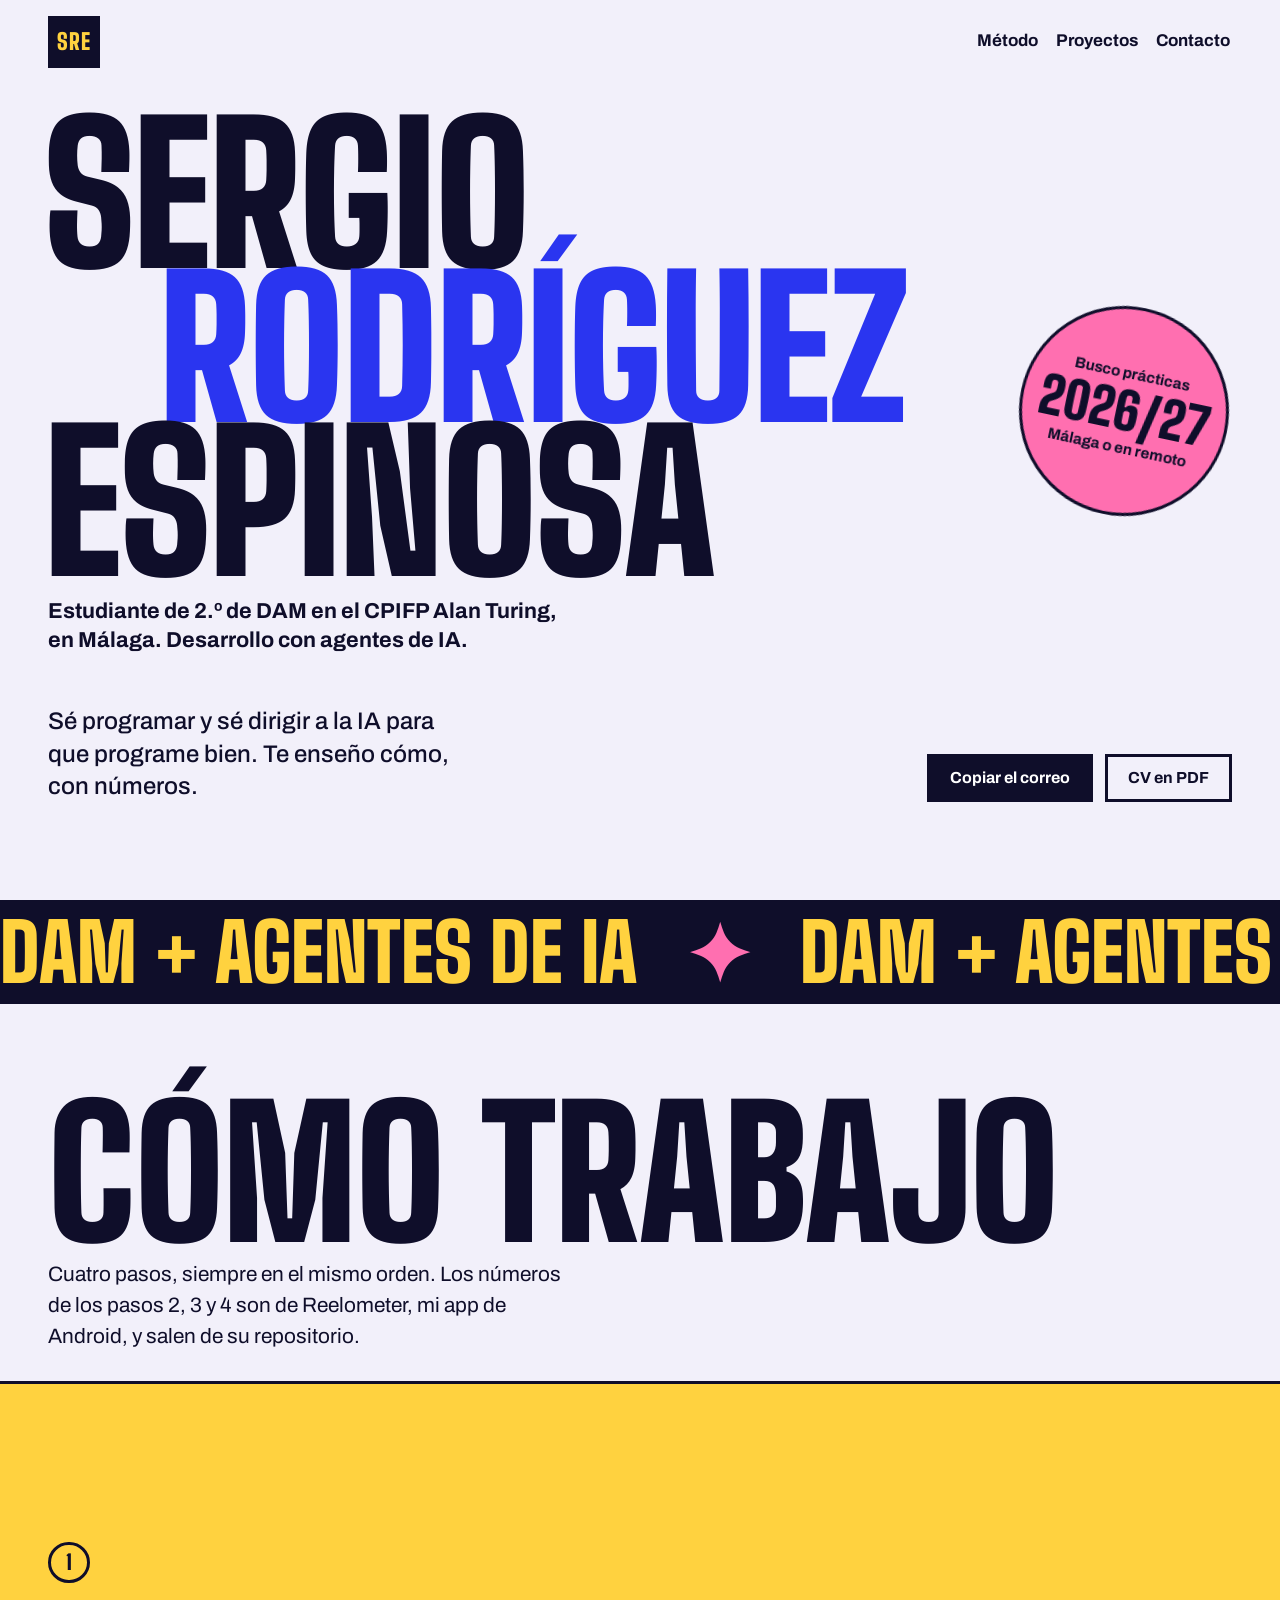
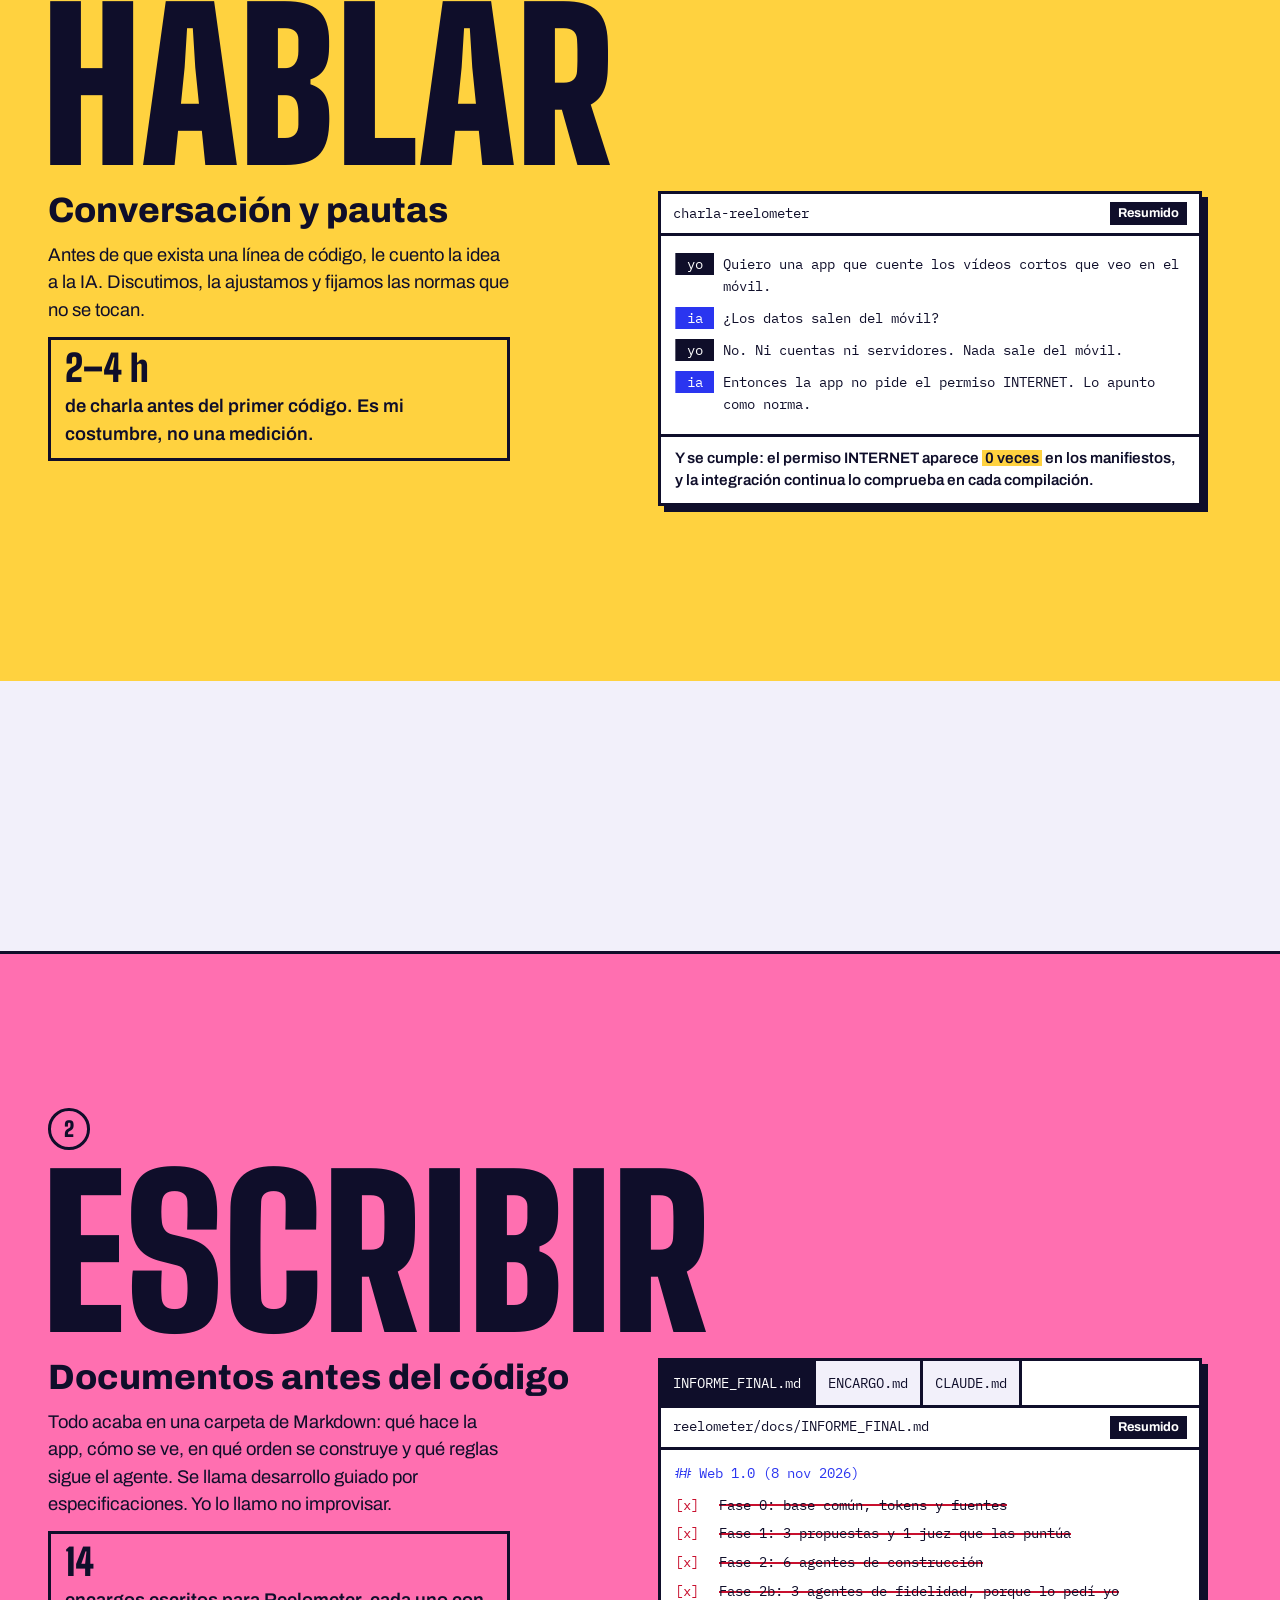
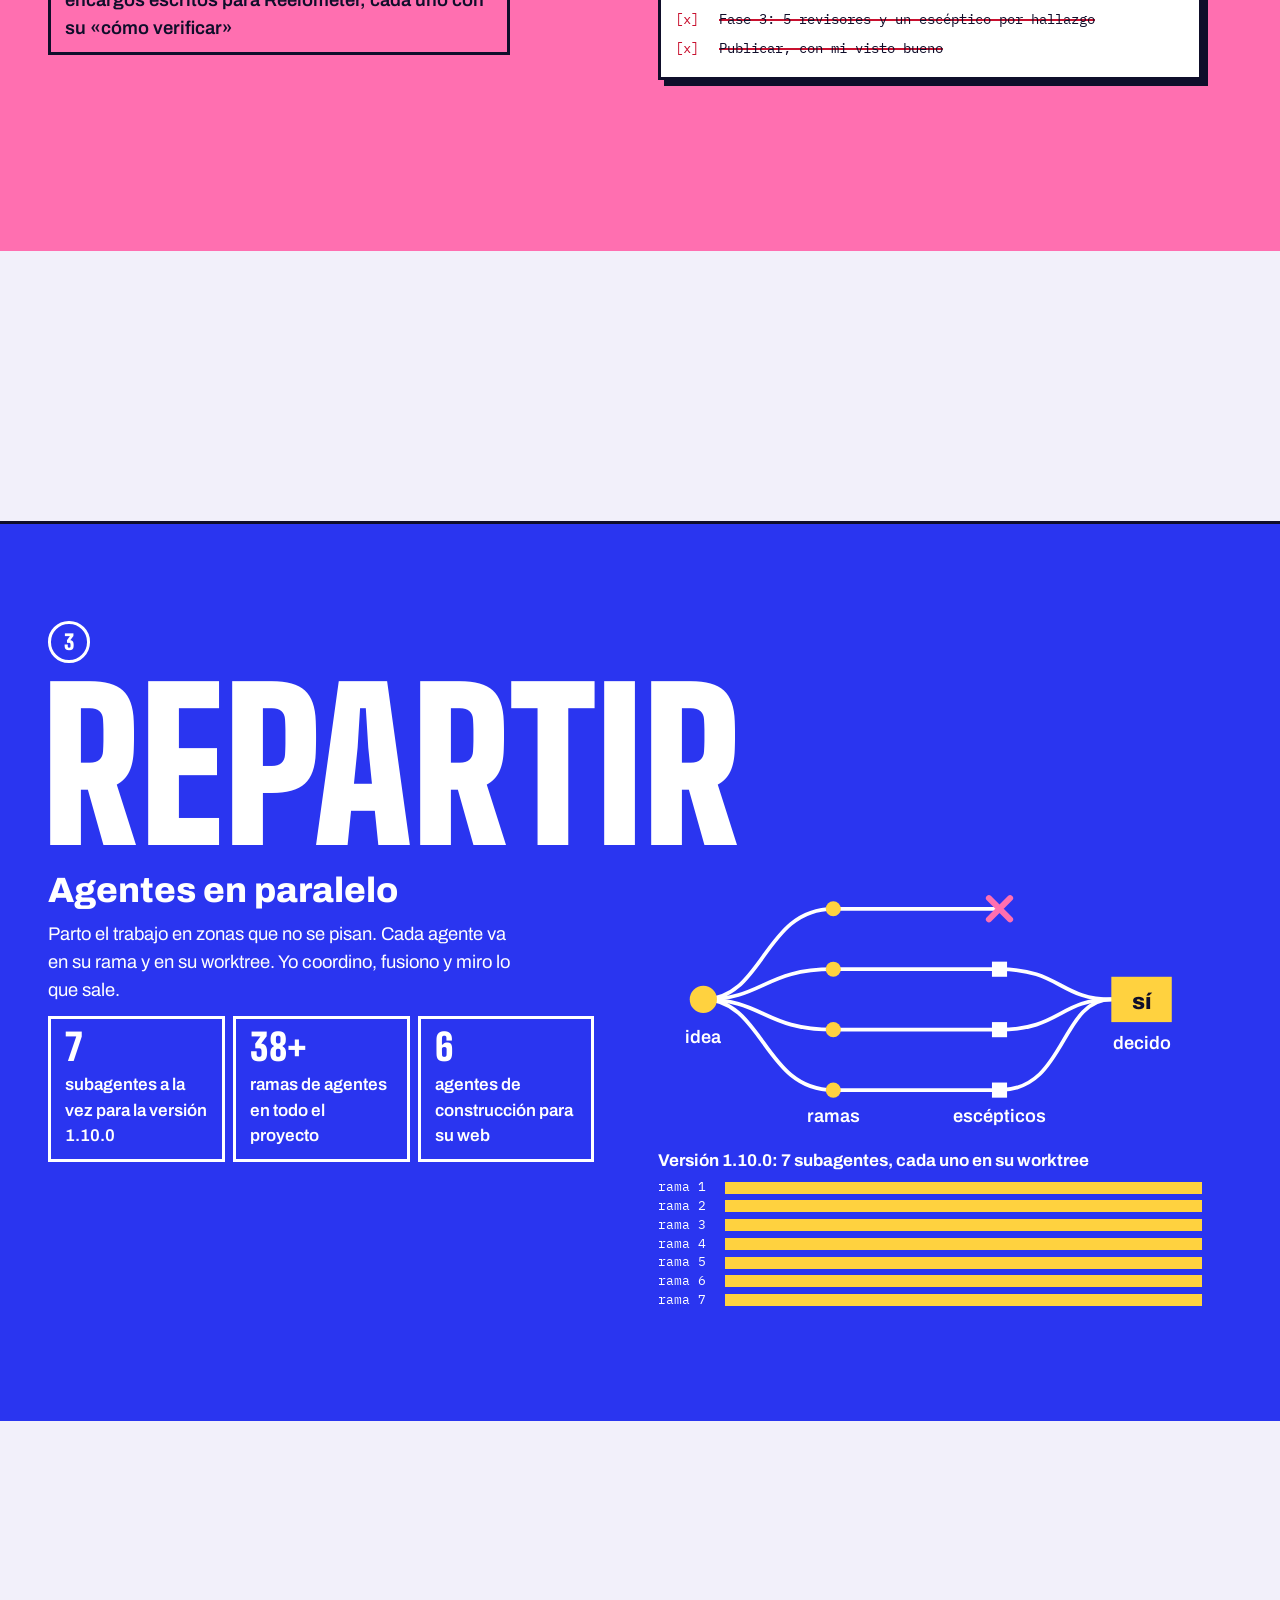
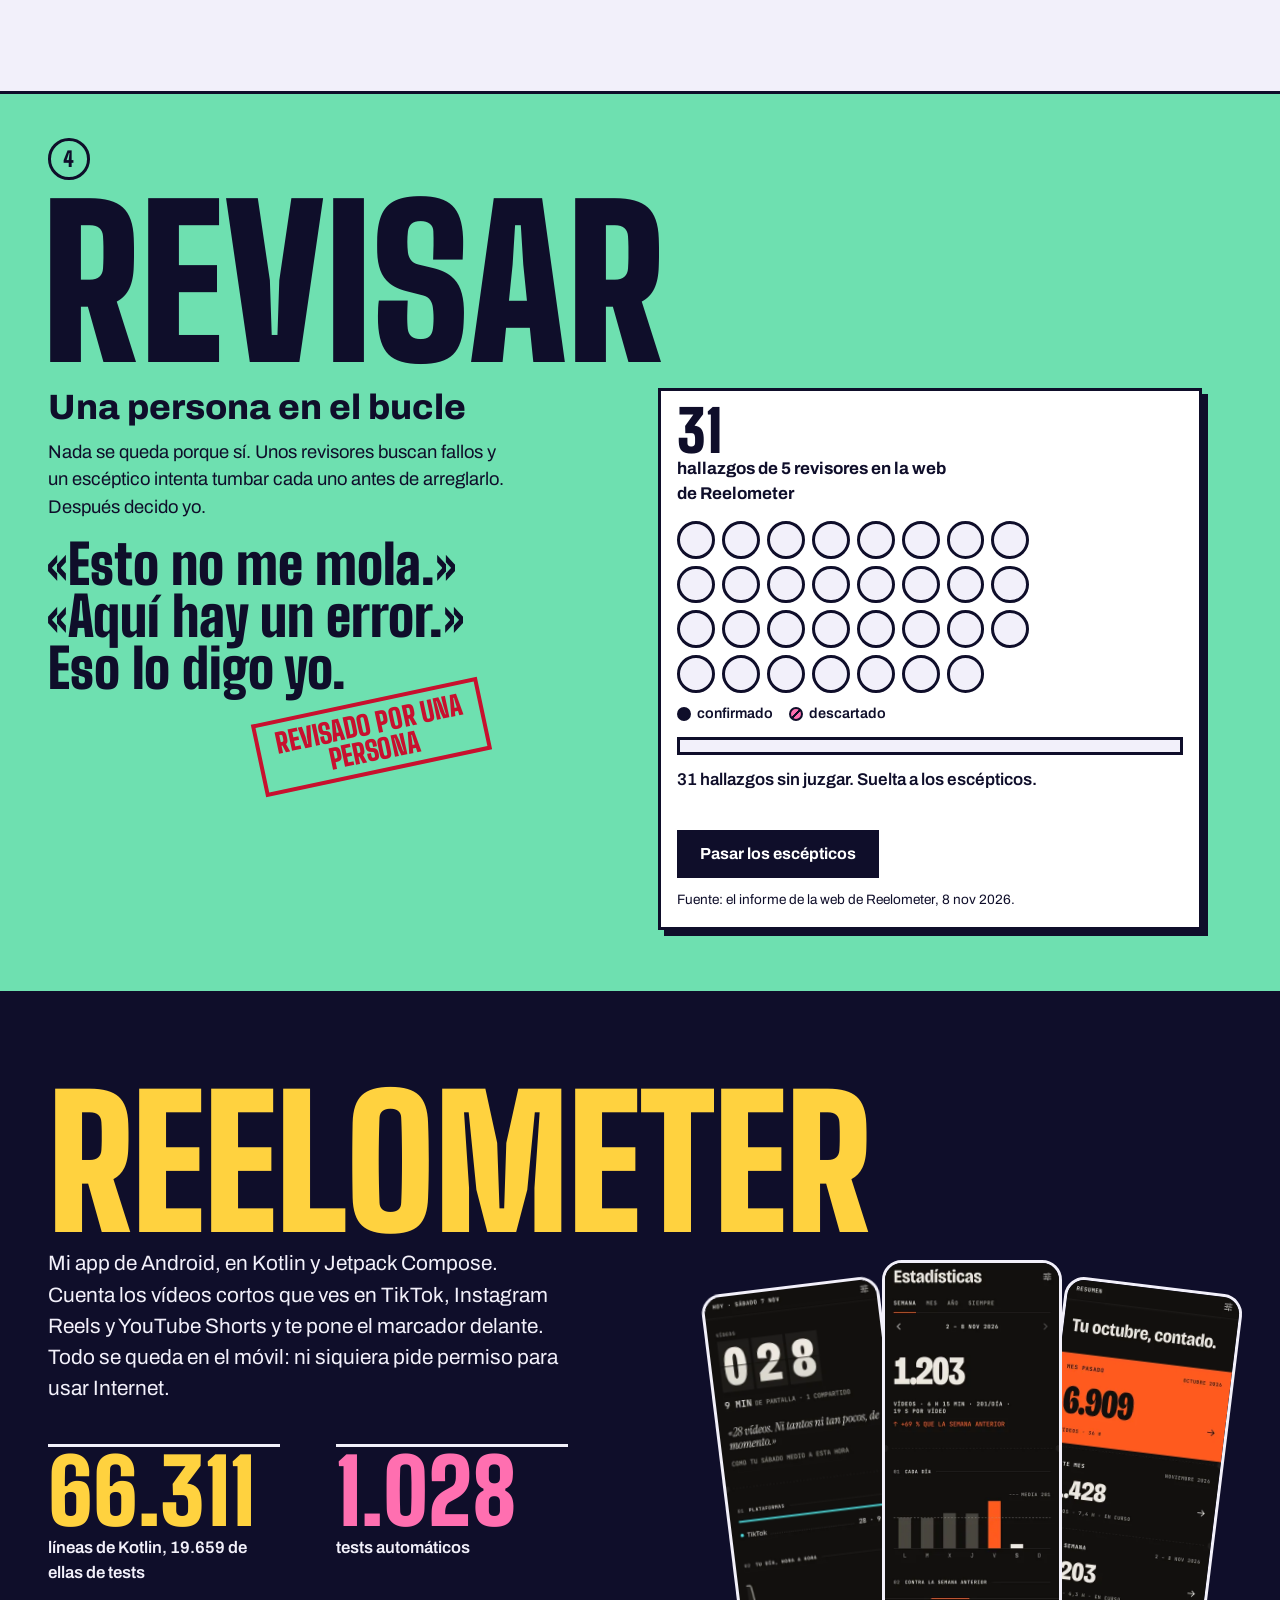
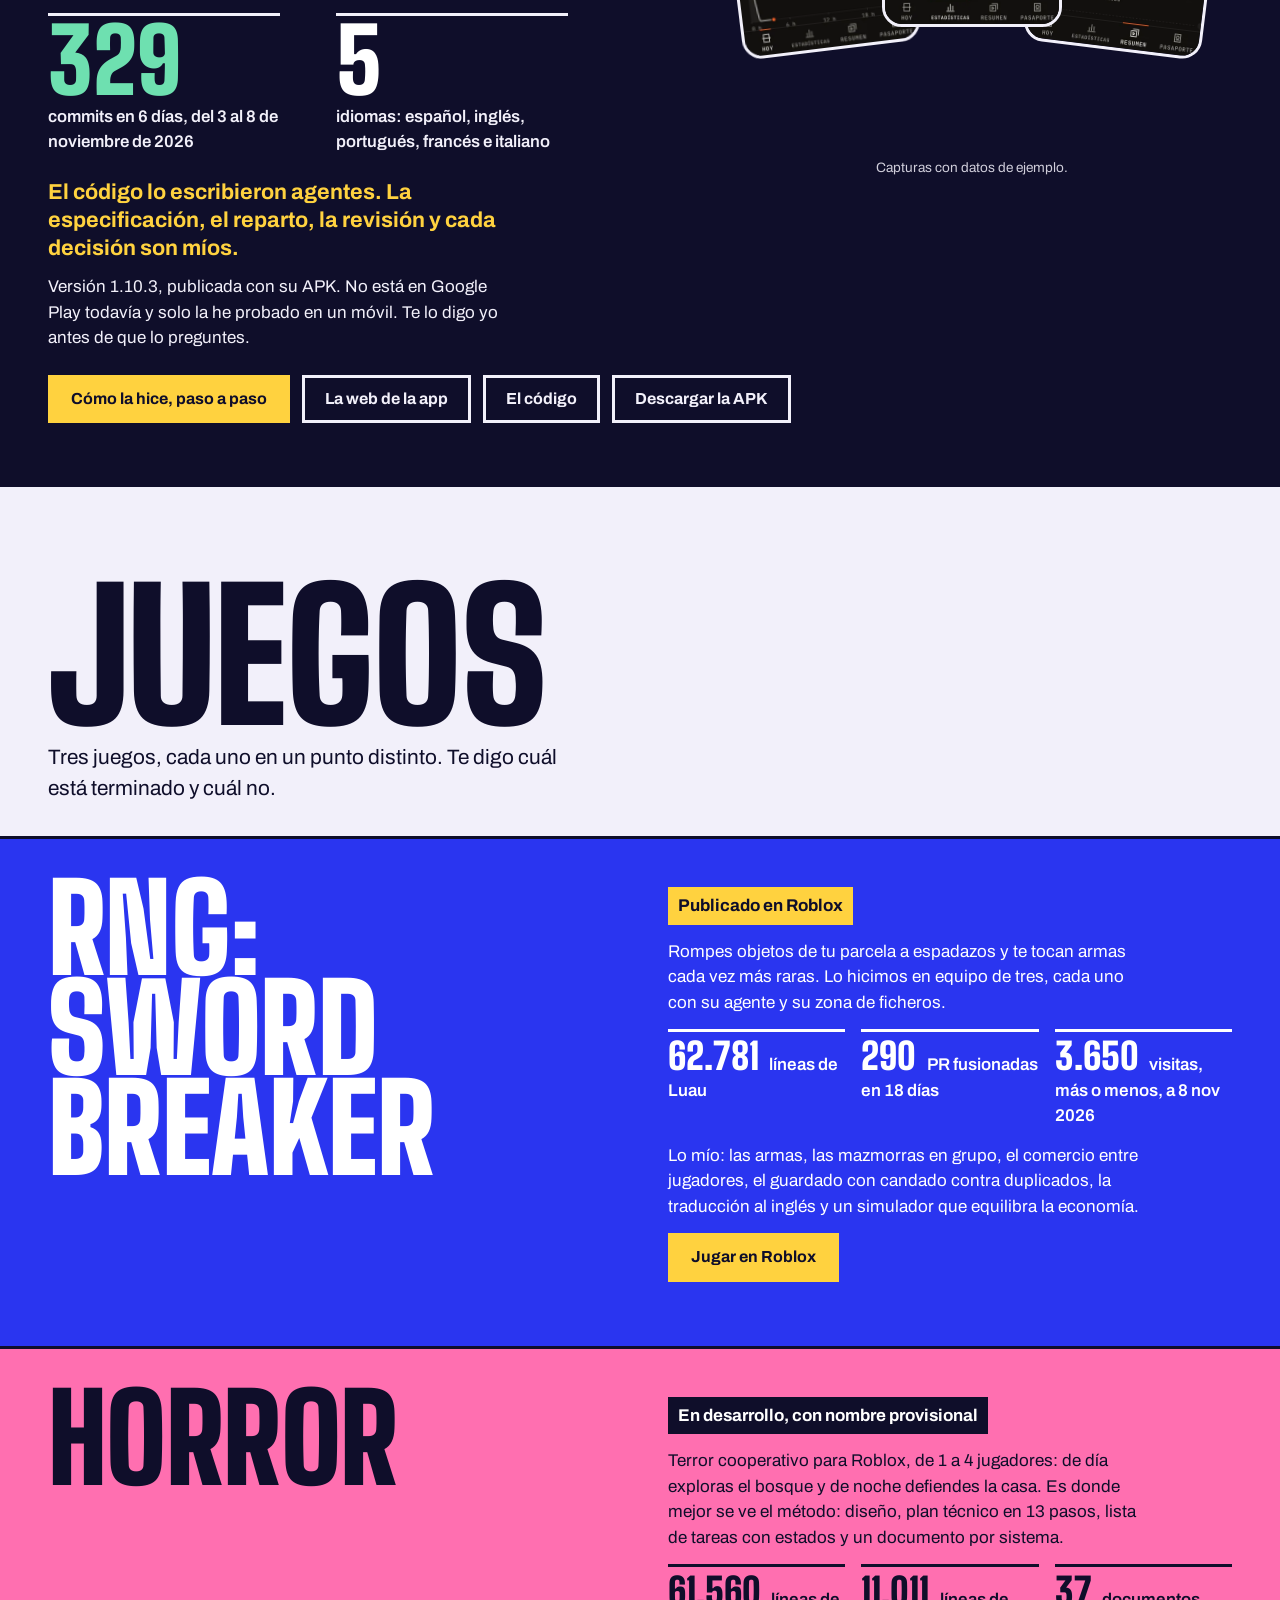
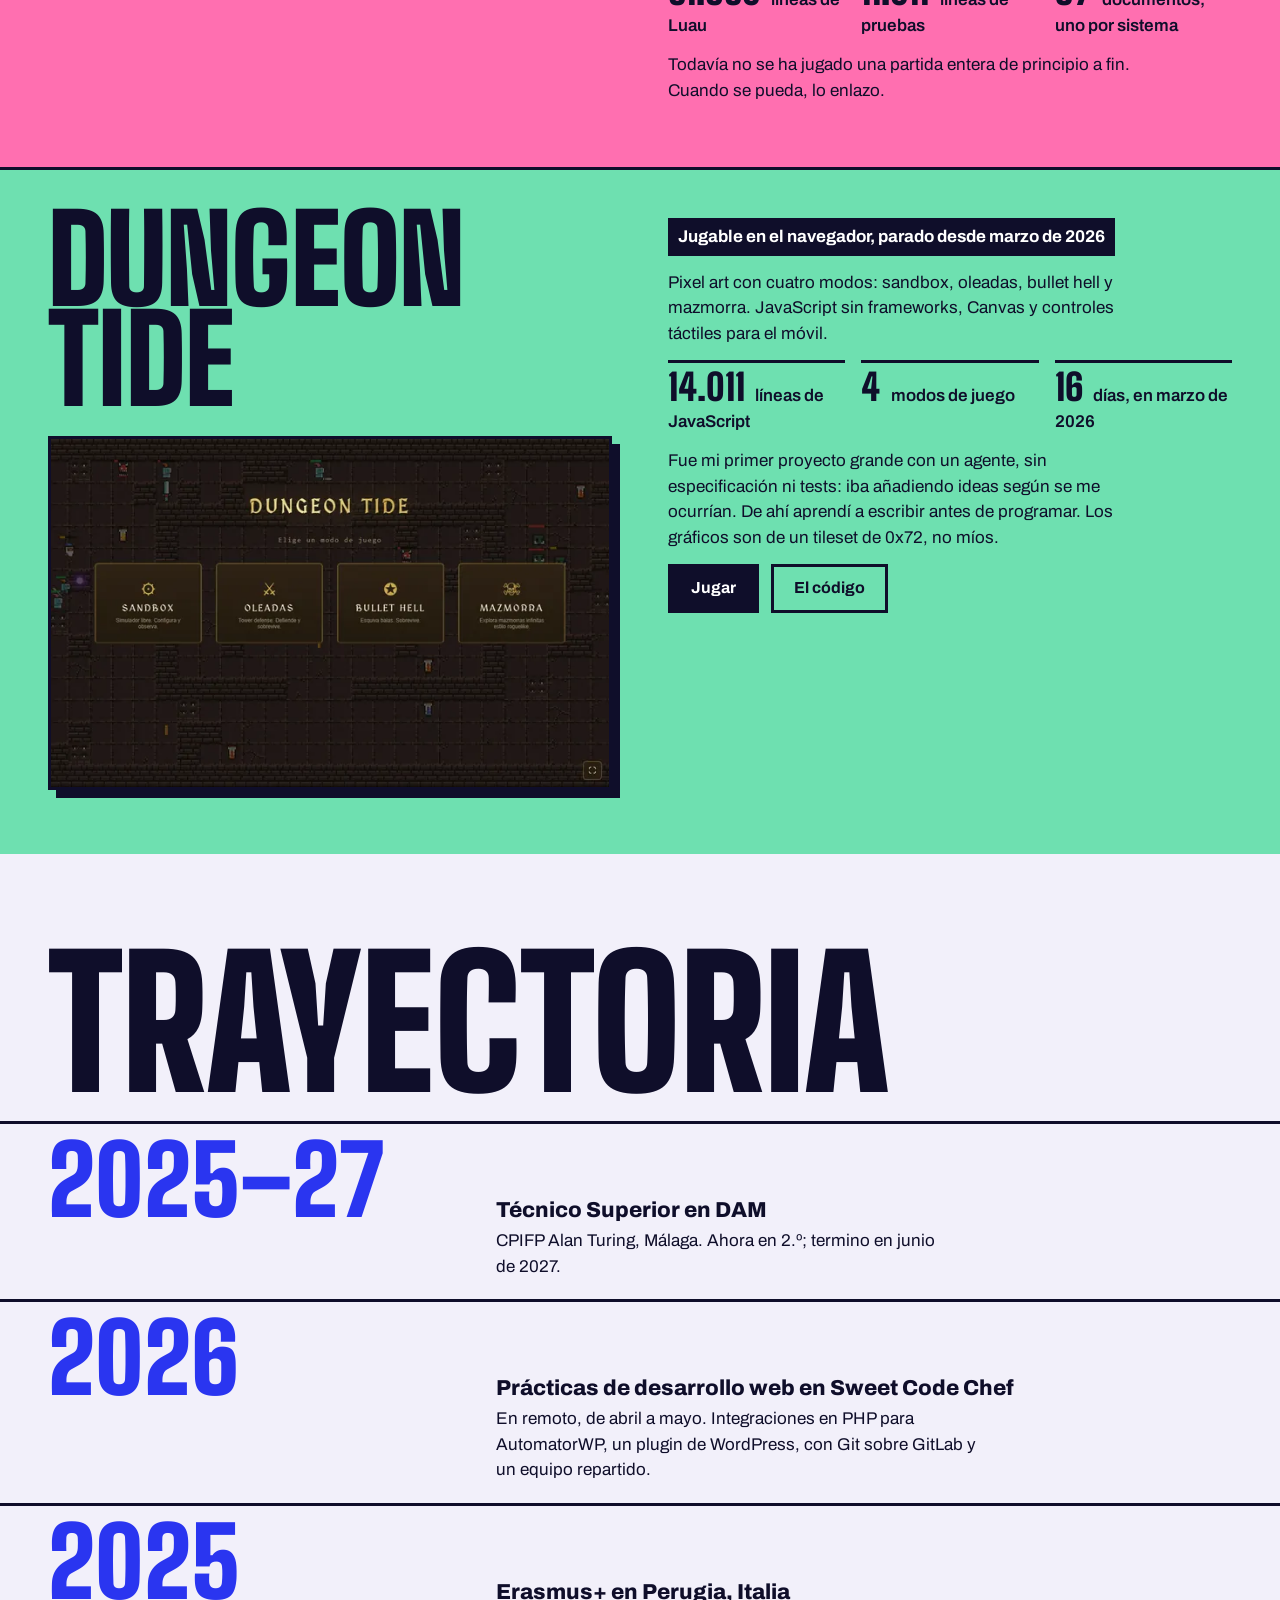
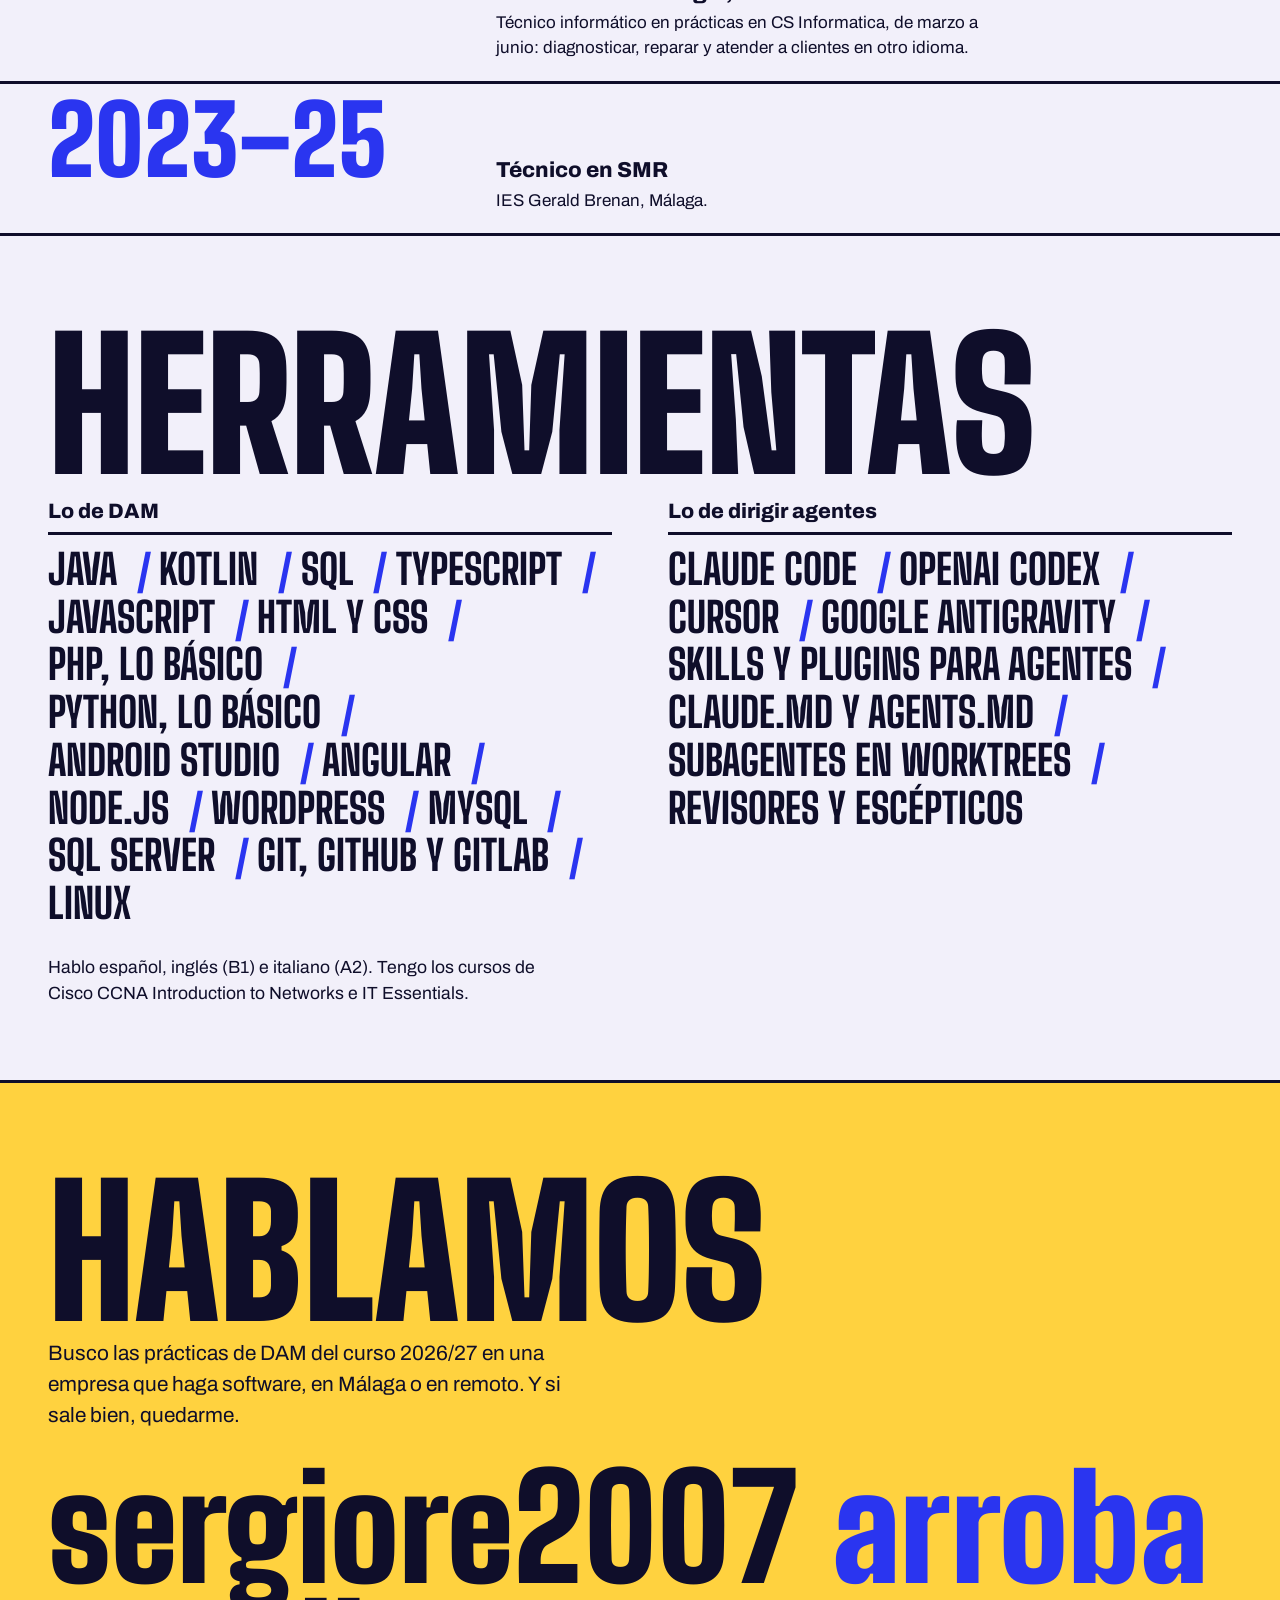
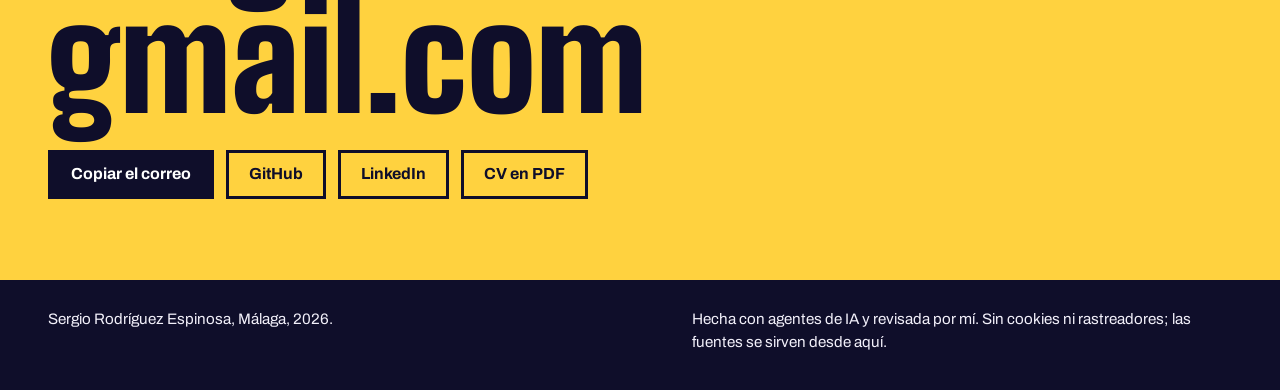
<file: index.html>
<!doctype html>
<html lang="es">
<head>
<meta charset="utf-8">
<meta name="viewport" content="width=device-width, initial-scale=1">
<title>Sergio Rodríguez Espinosa · DAM y agentes de IA</title>
<meta name="description" content="Estudiante de 2.º de DAM en Málaga que desarrolla con agentes de IA: especifica, reparte, revisa y decide. Busco prácticas para el curso 2026/27, en Málaga o en remoto.">
<meta name="theme-color" content="#0f0e2a">
<link rel="canonical" href="https://sergiore2007.github.io/">
<meta property="og:type" content="website">
<meta property="og:locale" content="es_ES">
<meta property="og:site_name" content="Sergio Rodríguez Espinosa">
<meta property="og:title" content="Sergio Rodríguez Espinosa · DAM y agentes de IA">
<meta property="og:description" content="Sé programar y sé dirigir a la IA para que programe bien. Te enseño cómo, con números. Busco prácticas 2026/27.">
<meta property="og:url" content="https://sergiore2007.github.io/">
<meta name="twitter:card" content="summary">
<link rel="icon" href="/favicon.svg" type="image/svg+xml">
<link rel="preload" href="/fonts/big-shoulders-display-latin-wght-normal.woff2" as="font" type="font/woff2" crossorigin>
<link rel="preload" href="/fonts/archivo-latin-wght-normal.woff2" as="font" type="font/woff2" crossorigin>
<link rel="stylesheet" href="/css/base.css">
<link rel="stylesheet" href="/css/home.css">
<script>(function(d){d.classList.add('js');try{if(!CSS.supports('(animation-timeline: view()) and (animation-range: entry)')&&!matchMedia('(prefers-reduced-motion: reduce)').matches)d.classList.add('io')}catch(e){}})(document.documentElement)</script>
</head>
<body>
<a class="skip" href="#contenido">Saltar al contenido</a>

<header class="hero" id="inicio">
  <nav class="top" aria-label="Secciones">
    <a class="mono" href="/" aria-label="Inicio"><span aria-hidden="true">SRE</span></a>
    <ul class="top-links">
      <li><a href="#metodo">Método</a></li>
      <li><a href="#proyectos">Proyectos</a></li>
      <li><a href="#contacto">Contacto</a></li>
    </ul>
  </nav>

  <p class="stamp"><span>Busco prácticas</span> <b>2026/27</b> <span>Málaga o en remoto</span></p>

  <div class="hero-main">
    <h1 class="hero-name"><span class="l l1">Sergio</span> <span class="l l2">Rodríguez</span> <span class="l l3">Espinosa</span></h1>
    <p class="hero-role">Estudiante de 2.º de DAM en el CPIFP Alan Turing, en Málaga. Desarrollo con agentes de IA.</p>
  </div>

  <div class="hero-foot">
    <p class="hero-line">Sé programar y sé dirigir a la IA para que programe bien. Te enseño cómo, con números.</p>
    <div class="btns">
      <button class="btn" type="button" data-copy="copy-hero">Copiar el correo</button>
      <a class="btn" href="#contacto" data-nojs>Ver el correo</a>
      <a class="btn ghost" href="/assets/CV_Sergio_Rodriguez_Espinosa.pdf">CV en PDF</a>
    </div>
    <p class="copy-msg" id="copy-hero" role="status"></p>
  </div>
</header>

<div class="band" aria-hidden="true"><div class="band-in"><span>DAM + agentes de IA</span><span>DAM + agentes de IA</span><span>DAM + agentes de IA</span><span>DAM + agentes de IA</span><span>DAM + agentes de IA</span></div></div>

<main id="contenido" tabindex="-1">

<section class="metodo" id="metodo" aria-labelledby="h-metodo">
  <h2 class="sec-title" id="h-metodo" data-r="wipe">Cómo trabajo</h2>
  <p class="sec-intro">Cuatro pasos, siempre en el mismo orden. Los números de los pasos 2, 3 y 4 son de Reelometer, mi app de Android, y salen de su repositorio.</p>

  <ol class="steps stack">
    <!-- 1 · HABLAR -->
    <li class="step s1" aria-labelledby="h-s1">
      <div class="step-in">
        <span class="n" aria-hidden="true">1</span>
        <p class="word" aria-hidden="true">Hablar</p>
        <div class="step-txt">
          <h3 id="h-s1"><span class="sr-only">Paso 1, hablar: </span>Conversación y pautas</h3>
          <p>Antes de que exista una línea de código, le cuento la idea a la IA. Discutimos, la ajustamos y fijamos las normas que no se tocan.</p>
          <p class="proof"><b>2–4 h</b> de charla antes del primer código. Es mi costumbre, no una medición.</p>
        </div>
        <figure class="doc chat-doc" data-p>
          <figcaption class="doc-bar"><span>charla-reelometer</span><span class="doc-tag">Resumido</span></figcaption>
          <ol class="chat doc-body" style="--n:4.6">
            <li class="p-write" style="--i:0"><b class="who">yo</b><span>Quiero una app que cuente los vídeos cortos que veo en el móvil.</span></li>
            <li class="p-write" style="--i:1"><b class="who ia">ia</b><span>¿Los datos salen del móvil?</span></li>
            <li class="p-write" style="--i:2"><b class="who">yo</b><span>No. Ni cuentas ni servidores. Nada sale del móvil.</span></li>
            <li class="p-write" style="--i:3"><b class="who ia">ia</b><span>Entonces la app no pide el permiso INTERNET. Lo apunto como norma.</span></li>
          </ol>
          <p class="doc-foot p-show" style="--n:4.6;--i:3.6">Y se cumple: el permiso INTERNET aparece <mark>0 veces</mark> en los manifiestos, y la integración continua lo comprueba en cada compilación.</p>
        </figure>
      </div>
    </li>

    <!-- 2 · ESCRIBIR -->
    <li class="step s2" aria-labelledby="h-s2">
      <div class="step-in">
        <span class="n" aria-hidden="true">2</span>
        <p class="word" aria-hidden="true">Escribir</p>
        <div class="step-txt">
          <h3 id="h-s2"><span class="sr-only">Paso 2, escribir: </span>Documentos antes del código</h3>
          <p>Todo acaba en una carpeta de Markdown: qué hace la app, cómo se ve, en qué orden se construye y qué reglas sigue el agente. Se llama desarrollo guiado por especificaciones. Yo lo llamo no improvisar.</p>
          <p class="proof"><b>14</b> encargos escritos para Reelometer, cada uno con su «cómo verificar»</p>
        </div>
        <div class="doc files" data-tabs>
          <div class="files-tabs" role="tablist" aria-label="Tres documentos del método">
            <button type="button" role="tab" id="t-tareas" aria-controls="f-tareas" aria-selected="true">INFORME_FINAL.md</button>
            <button type="button" role="tab" id="t-encargo" aria-controls="f-encargo" aria-selected="false" tabindex="-1">ENCARGO.md</button>
            <button type="button" role="tab" id="t-claude" aria-controls="f-claude" aria-selected="false" tabindex="-1">CLAUDE.md</button>
          </div>
          <div class="files-body">
            <section class="file" id="f-tareas" role="tabpanel" aria-labelledby="t-tareas" tabindex="0" data-p>
              <p class="doc-bar"><span>reelometer/docs/INFORME_FINAL.md</span><span class="doc-tag">Resumido</span></p>
              <div class="doc-body">
                <p class="md-h">## Web 1.0 (8 nov 2026)</p>
                <ul class="tasks" style="--n:6.4">
                  <li style="--i:0"><span class="cb" aria-hidden="true"><i class="o">[ ]</i><i class="x">[x]</i></span><span class="tx">Fase 0: base común, tokens y fuentes</span></li>
                  <li style="--i:1"><span class="cb" aria-hidden="true"><i class="o">[ ]</i><i class="x">[x]</i></span><span class="tx">Fase 1: 3 propuestas y 1 juez que las puntúa</span></li>
                  <li style="--i:2"><span class="cb" aria-hidden="true"><i class="o">[ ]</i><i class="x">[x]</i></span><span class="tx">Fase 2: 6 agentes de construcción</span></li>
                  <li style="--i:3"><span class="cb" aria-hidden="true"><i class="o">[ ]</i><i class="x">[x]</i></span><span class="tx">Fase 2b: 3 agentes de fidelidad, porque lo pedí yo</span></li>
                  <li style="--i:4"><span class="cb" aria-hidden="true"><i class="o">[ ]</i><i class="x">[x]</i></span><span class="tx">Fase 3: 5 revisores y un escéptico por hallazgo</span></li>
                  <li style="--i:5"><span class="cb" aria-hidden="true"><i class="o">[ ]</i><i class="x">[x]</i></span><span class="tx">Publicar, con mi visto bueno</span></li>
                </ul>
                <p class="sr-only">Las seis tareas están hechas.</p>
              </div>
            </section>
            <section class="file" id="f-encargo" role="tabpanel" aria-labelledby="t-encargo" tabindex="0">
              <p class="doc-bar"><span>reelometer/docs/ENCARGO.md</span><span class="doc-tag">Resumido</span></p>
              <div class="doc-body">
                <p class="md-h"># Encargo, 3 nov 2026</p>
                <p class="md-h">## Pantallas</p>
                <p class="md-h">## Dirección de diseño</p>
                <p class="md-h">## Textos</p>
                <p class="md-h">## Robustez</p>
                <p class="md-h">## Cómo verificar</p>
                <p>- Con capturas reales de cada pantalla.</p>
                <p>- Sin decir que algo funciona si no lo has comprobado.</p>
              </div>
            </section>
            <section class="file" id="f-claude" role="tabpanel" aria-labelledby="t-claude" tabindex="0">
              <p class="doc-bar"><span>portfolio/CLAUDE.md</span><span class="doc-tag">Extracto</span></p>
              <div class="doc-body">
                <p class="md-h">## Preferencias del usuario […]</p>
                <p>- Trabajo autónomo: pregunta solo lo que solo él puede decidir; decide lo demás y explícalo al final. Todo en español.</p>
                <p>- Móvil primero: que se vea muy bien en el móvil.</p>
                <p>- Informe final honesto (comprobado / sin comprobar), también escrito en el repo.</p>
                <p class="md-h">## Normas que no se negocian</p>
                <p>- Cifras con fuente; nada a medias vendido como terminado; […]</p>
              </div>
            </section>
          </div>
        </div>
      </div>
    </li>

    <!-- 3 · REPARTIR -->
    <li class="step s3 on-dark" aria-labelledby="h-s3">
      <div class="step-in">
        <span class="n" aria-hidden="true">3</span>
        <p class="word" aria-hidden="true">Repartir</p>
        <div class="step-txt">
          <h3 id="h-s3"><span class="sr-only">Paso 3, repartir: </span>Agentes en paralelo</h3>
          <p>Parto el trabajo en zonas que no se pisan. Cada agente va en su rama y en su worktree. Yo coordino, fusiono y miro lo que sale.</p>
          <ul class="proofs">
            <li class="proof"><b>7</b> subagentes a la vez para la versión 1.10.0</li>
            <li class="proof"><b>38+</b> ramas de agentes en todo el proyecto</li>
            <li class="proof"><b>6</b> agentes de construcción para su web</li>
          </ul>
        </div>
        <div class="rig">
          <svg class="schema" data-p viewBox="0 0 360 170" role="img" aria-label="Esquema: una idea se reparte en cuatro ramas, cada rama pasa por los escépticos, una se queda fuera y las otras tres llegan al sí.">
            <g class="wires" style="--n:3">
              <path class="w" style="--i:0" pathLength="1" d="M30 85 C 70 85, 70 25, 116 25"/>
              <path class="w" style="--i:0" pathLength="1" d="M30 85 C 70 85, 70 65, 116 65"/>
              <path class="w" style="--i:0" pathLength="1" d="M30 85 C 70 85, 70 105, 116 105"/>
              <path class="w" style="--i:0" pathLength="1" d="M30 85 C 70 85, 70 145, 116 145"/>
              <path class="w" style="--i:1" pathLength="1" d="M116 25 H 226"/>
              <path class="w" style="--i:1" pathLength="1" d="M116 65 H 226"/>
              <path class="w" style="--i:1" pathLength="1" d="M116 105 H 226"/>
              <path class="w" style="--i:1" pathLength="1" d="M116 145 H 226"/>
              <path class="w" style="--i:2" pathLength="1" d="M226 65 C 266 65, 266 85, 300 85"/>
              <path class="w" style="--i:2" pathLength="1" d="M226 105 C 266 105, 266 85, 300 85"/>
              <path class="w" style="--i:2" pathLength="1" d="M226 145 C 270 145, 266 85, 300 85"/>
            </g>
            <g class="nodes" style="--n:3">
              <circle class="p-show" style="--i:0" cx="30" cy="85" r="9"/>
              <g class="p-show" style="--i:.8"><circle cx="116" cy="25" r="5"/><circle cx="116" cy="65" r="5"/><circle cx="116" cy="105" r="5"/><circle cx="116" cy="145" r="5"/></g>
              <g class="p-show" style="--i:1.8"><rect x="221" y="60" width="10" height="10"/><rect x="221" y="100" width="10" height="10"/><rect x="221" y="140" width="10" height="10"/></g>
              <path class="p-show kill" style="--i:1.8" d="M219 18 L233 32 M233 18 L219 32"/>
              <g class="p-show yes" style="--i:2"><rect x="300" y="70" width="40" height="30"/><text x="320" y="91" text-anchor="middle">sí</text></g>
            </g>
            <g class="lbl">
              <text x="30" y="114" text-anchor="middle">idea</text>
              <text x="116" y="166" text-anchor="middle">ramas</text>
              <text x="226" y="166" text-anchor="middle">escépticos</text>
              <text x="320" y="118" text-anchor="middle">decido</text>
            </g>
          </svg>
          <div class="lanes" data-p style="--n:1.6">
            <p class="lanes-t">Versión 1.10.0: 7 subagentes, cada uno en su worktree</p>
            <ol class="lane-list" aria-hidden="true">
              <li style="--i:0"><span>rama 1</span><i class="p-grow"></i></li>
              <li style="--i:.1"><span>rama 2</span><i class="p-grow"></i></li>
              <li style="--i:.2"><span>rama 3</span><i class="p-grow"></i></li>
              <li style="--i:.3"><span>rama 4</span><i class="p-grow"></i></li>
              <li style="--i:.4"><span>rama 5</span><i class="p-grow"></i></li>
              <li style="--i:.5"><span>rama 6</span><i class="p-grow"></i></li>
              <li style="--i:.6"><span>rama 7</span><i class="p-grow"></i></li>
            </ol>
          </div>
        </div>
      </div>
    </li>

    <!-- 4 · REVISAR -->
    <li class="step s4" aria-labelledby="h-s4">
      <div class="step-in">
        <span class="n" aria-hidden="true">4</span>
        <p class="word" aria-hidden="true">Revisar</p>
        <div class="step-txt">
          <h3 id="h-s4"><span class="sr-only">Paso 4, revisar: </span>Una persona en el bucle</h3>
          <p>Nada se queda porque sí. Unos revisores buscan fallos y un escéptico intenta tumbar cada uno antes de arreglarlo. Después decido yo.</p>
          <blockquote class="quote"><p>«Esto no me mola.» «Aquí hay un error.» Eso lo digo yo.</p></blockquote>
          <p class="seal" data-p aria-hidden="true"><span>Revisado por una persona</span></p>
        </div>
        <div class="mesa" id="mesa" data-state="final">
          <p class="mesa-head"><b>31</b> hallazgos de 5 revisores en la web de Reelometer</p>
          <ol class="mesa-dots" aria-hidden="true">
            <li class="ok"></li><li class="ok"></li><li class="no"></li><li class="ok"></li><li class="ok"></li><li class="no"></li><li class="no"></li><li class="ok"></li>
            <li class="ok"></li><li class="no"></li><li class="ok"></li><li class="ok"></li><li class="no"></li><li class="ok"></li><li class="no"></li><li class="ok"></li>
            <li class="no"></li><li class="ok"></li><li class="no"></li><li class="ok"></li><li class="ok"></li><li class="no"></li><li class="ok"></li><li class="ok"></li>
            <li class="no"></li><li class="ok"></li><li class="ok"></li><li class="no"></li><li class="ok"></li><li class="ok"></li><li class="ok"></li>
          </ol>
          <p class="mesa-key" aria-hidden="true"><span><i class="ok"></i>confirmado</span><span><i class="no"></i>descartado</span></p>
          <div class="mesa-bar" aria-hidden="true"><i class="b-ok"></i><i class="b-no"></i></div>
          <p class="mesa-out" role="status"><b>20</b> confirmados y arreglados. <b>11</b> descartados.</p>
          <div class="btns mesa-btns">
            <button class="btn" type="button" data-mesa="run" hidden>Pasar los escépticos</button>
            <button class="btn" type="button" data-mesa="yes" hidden>Sí, fusionar</button>
            <button class="btn ghost" type="button" data-mesa="no" hidden>No, repetir</button>
          </div>
          <p class="mesa-src">Fuente: el informe de la web de Reelometer, 8 nov 2026.</p>
        </div>
      </div>
    </li>
  </ol>
</section>

<section class="reel on-dark" id="proyectos" aria-labelledby="h-reel">
  <h2 class="sec-title" id="h-reel" data-r="wipe">Reelometer</h2>
  <p class="sec-intro">Mi app de Android, en Kotlin y Jetpack Compose. Cuenta los vídeos cortos que ves en TikTok, Instagram Reels y YouTube Shorts y te pone el marcador delante. Todo se queda en el móvil: ni siquiera pide permiso para usar Internet.</p>

  <div class="phones" data-p aria-label="Tres pantallas de Reelometer con datos de ejemplo" role="group">
    <figure class="phone ph1">
      <img src="/assets/img/hoy-oscuro-360.webp" srcset="/assets/img/hoy-oscuro-360.webp 360w, /assets/img/hoy-oscuro-540.webp 540w" sizes="(min-width:900px) 260px, 34vw" width="360" height="750" loading="lazy" decoding="async" alt="Pantalla Hoy: un marcador de aeropuerto con 028 vídeos y 9 minutos de pantalla.">
    </figure>
    <figure class="phone ph2">
      <img src="/assets/img/estadisticas-360.webp" srcset="/assets/img/estadisticas-360.webp 360w, /assets/img/estadisticas-540.webp 540w" sizes="(min-width:900px) 260px, 34vw" width="360" height="750" loading="lazy" decoding="async" alt="Pantalla Estadísticas: 1.203 vídeos en la semana, con una barra por día.">
    </figure>
    <figure class="phone ph3">
      <img src="/assets/img/resumen-360.webp" srcset="/assets/img/resumen-360.webp 360w, /assets/img/resumen-540.webp 540w" sizes="(min-width:900px) 260px, 34vw" width="360" height="750" loading="lazy" decoding="async" alt="Pantalla Resumen: «Tu octubre, contado», con 6.909 vídeos el mes pasado.">
    </figure>
  </div>
  <p class="phones-note">Capturas con datos de ejemplo.</p>

  <ul class="figs">
    <li class="fig" data-r="izq"><b class="big" data-count="66311" aria-hidden="true">66.311</b><span><span class="sr-only">66.311 </span>líneas de Kotlin, 19.659 de ellas de tests</span></li>
    <li class="fig" data-r="der"><b class="big" data-count="1028" aria-hidden="true">1.028</b><span><span class="sr-only">1.028 </span>tests automáticos</span></li>
    <li class="fig" data-r="izq"><b class="big" data-count="329" aria-hidden="true">329</b><span><span class="sr-only">329 </span>commits en 6 días, del 3 al 8 de noviembre de 2026</span></li>
    <li class="fig" data-r="der"><b class="big" aria-hidden="true">5</b><span><span class="sr-only">5 </span>idiomas: español, inglés, portugués, francés e italiano</span></li>
  </ul>

  <div class="reel-txt">
    <p>El código lo escribieron agentes. La especificación, el reparto, la revisión y cada decisión son míos.</p>
    <p>Versión 1.10.3, publicada con su APK. No está en Google Play todavía y solo la he probado en un móvil. Te lo digo yo antes de que lo preguntes.</p>
  </div>
  <div class="btns reel-links">
    <a class="btn sun" href="/proyectos/reelometer/">Cómo la hice, paso a paso</a>
    <a class="btn ghost" href="https://sergiore2007.github.io/reelometer/">La web de la app</a>
    <a class="btn ghost" href="https://github.com/SergioRE2007/reelometer">El código</a>
    <a class="btn ghost" href="https://github.com/SergioRE2007/reelometer/releases/latest">Descargar la APK</a>
  </div>
</section>

<section class="games" aria-labelledby="h-games">
  <h2 class="sec-title" id="h-games" data-r="wipe">Juegos</h2>
  <p class="sec-intro">Tres juegos, cada uno en un punto distinto. Te digo cuál está terminado y cuál no.</p>

  <article class="game g-rng on-dark" aria-labelledby="h-rng">
    <h3 class="game-name" id="h-rng" data-r="der">RNG: Sword Breaker</h3>
    <div class="game-in">
      <p class="status">Publicado en Roblox</p>
      <p>Rompes objetos de tu parcela a espadazos y te tocan armas cada vez más raras. Lo hicimos en equipo de tres, cada uno con su agente y su zona de ficheros.</p>
      <ul class="facts">
        <li><b>62.781</b> líneas de Luau</li>
        <li><b>290</b> PR fusionadas en 18 días</li>
        <li><b>3.650</b> visitas, más o menos, a 8 nov 2026</li>
      </ul>
      <p>Lo mío: las armas, las mazmorras en grupo, el comercio entre jugadores, el guardado con candado contra duplicados, la traducción al inglés y un simulador que equilibra la economía.</p>
      <div class="btns"><a class="btn" href="https://www.roblox.com/games/92024272447404/RNG-Sword-Breaker">Jugar en Roblox</a></div>
    </div>
  </article>

  <article class="game g-horror" aria-labelledby="h-horror">
    <h3 class="game-name" id="h-horror" data-r="izq">Horror</h3>
    <div class="game-in">
      <p class="status">En desarrollo, con nombre provisional</p>
      <p>Terror cooperativo para Roblox, de 1 a 4 jugadores: de día exploras el bosque y de noche defiendes la casa. Es donde mejor se ve el método: diseño, plan técnico en 13 pasos, lista de tareas con estados y un documento por sistema.</p>
      <ul class="facts">
        <li><b>61.560</b> líneas de Luau</li>
        <li><b>11.011</b> líneas de pruebas</li>
        <li><b>37</b> documentos, uno por sistema</li>
      </ul>
      <p>Todavía no se ha jugado una partida entera de principio a fin. Cuando se pueda, lo enlazo.</p>
    </div>
  </article>

  <article class="game g-dt" aria-labelledby="h-dt">
    <h3 class="game-name" id="h-dt" data-r="der">Dungeon Tide</h3>
    <div class="game-in">
      <p class="status">Jugable en el navegador, parado desde marzo de 2026</p>
      <p>Pixel art con cuatro modos: sandbox, oleadas, bullet hell y mazmorra. JavaScript sin frameworks, Canvas y controles táctiles para el móvil.</p>
      <ul class="facts">
        <li><b>14.011</b> líneas de JavaScript</li>
        <li><b>4</b> modos de juego</li>
        <li><b>16</b> días, en marzo de 2026</li>
      </ul>
      <p>Fue mi primer proyecto grande con un agente, sin especificación ni tests: iba añadiendo ideas según se me ocurrían. De ahí aprendí a escribir antes de programar. Los gráficos son de un tileset de 0x72, no míos.</p>
      <div class="btns">
        <a class="btn" href="https://sergiore2007.github.io/Dungeon-Tide/">Jugar</a>
        <a class="btn ghost" href="https://github.com/SergioRE2007/Dungeon-Tide">El código</a>
      </div>
    </div>
    <figure class="shot" data-p>
      <img src="/assets/img/dungeon-tide-640.webp" srcset="/assets/img/dungeon-tide-640.webp 640w, /assets/img/dungeon-tide-1100.webp 1100w" sizes="(min-width:900px) 46vw, calc(100vw - 32px)" width="640" height="400" loading="lazy" decoding="async" alt="Menú de Dungeon Tide: cuatro modos de juego sobre un fondo de mazmorra en pixel art.">
    </figure>
  </article>
</section>

<section class="path" aria-labelledby="h-path">
  <h2 class="sec-title" id="h-path" data-r="wipe">Trayectoria</h2>
  <ol class="tl">
    <li>
      <p class="tl-when" data-r="izq">2025–27</p>
      <div class="tl-what">
        <h3>Técnico Superior en DAM</h3>
        <p>CPIFP Alan Turing, Málaga. Ahora en 2.º; termino en junio de 2027.</p>
      </div>
    </li>
    <li>
      <p class="tl-when" data-r="izq">2026</p>
      <div class="tl-what">
        <h3>Prácticas de desarrollo web en Sweet Code Chef</h3>
        <p>En remoto, de abril a mayo. Integraciones en PHP para AutomatorWP, un plugin de WordPress, con Git sobre GitLab y un equipo repartido.</p>
      </div>
    </li>
    <li>
      <p class="tl-when" data-r="izq">2025</p>
      <div class="tl-what">
        <h3>Erasmus+ en Perugia, Italia</h3>
        <p>Técnico informático en prácticas en CS Informatica, de marzo a junio: diagnosticar, reparar y atender a clientes en otro idioma.</p>
      </div>
    </li>
    <li>
      <p class="tl-when" data-r="izq">2023–25</p>
      <div class="tl-what">
        <h3>Técnico en SMR</h3>
        <p>IES Gerald Brenan, Málaga.</p>
      </div>
    </li>
  </ol>

  <h2 class="sec-title" id="h-tools" data-r="wipe">Herramientas</h2>
  <div class="tools">
    <div class="tools-col">
      <h3>Lo de DAM</h3>
      <ul class="words">
        <li>Java</li><li>Kotlin</li><li>SQL</li><li>TypeScript</li><li>JavaScript</li><li>HTML y CSS</li><li>PHP, lo básico</li><li>Python, lo básico</li>
        <li>Android Studio</li><li>Angular</li><li>Node.js</li><li>WordPress</li><li>MySQL</li><li>SQL Server</li><li>Git, GitHub y GitLab</li><li>Linux</li>
      </ul>
    </div>
    <div class="tools-col">
      <h3>Lo de dirigir agentes</h3>
      <ul class="words">
        <li>Claude Code</li><li>OpenAI Codex</li><li>Cursor</li><li>Google Antigravity</li><li>Skills y plugins para agentes</li><li>CLAUDE.md y AGENTS.md</li><li>Subagentes en worktrees</li><li>Revisores y escépticos</li>
      </ul>
    </div>
  </div>
  <p class="tools-extra">Hablo español, inglés (B1) e italiano (A2). Tengo los cursos de Cisco CCNA Introduction to Networks e IT Essentials.</p>
</section>

<section class="contacto" id="contacto" aria-labelledby="h-con">
  <h2 class="sec-title" id="h-con" data-r="wipe">Hablamos</h2>
  <p class="sec-intro">Busco las prácticas de DAM del curso 2026/27 en una empresa que haga software, en Málaga o en remoto. Y si sale bien, quedarme.</p>
  <p class="mail">sergiore2007 <span>arroba</span> gmail.com</p>
  <div class="btns con-row">
    <button class="btn" type="button" data-copy="copy-con">Copiar el correo</button>
    <a class="btn ghost" href="https://github.com/SergioRE2007">GitHub</a>
    <a class="btn ghost" href="https://www.linkedin.com/in/sergio-rodr%C3%ADguez-espinosa-a052a73a0/">LinkedIn</a>
    <a class="btn ghost" href="/assets/CV_Sergio_Rodriguez_Espinosa.pdf">CV en PDF</a>
  </div>
  <p class="copy-msg" id="copy-con" role="status"></p>
</section>
</main>

<footer class="foot">
  <p>Sergio Rodríguez Espinosa, Málaga, 2026.</p>
  <p>Hecha con agentes de IA y revisada por mí. Sin cookies ni rastreadores; las fuentes se sirven desde aquí.</p>
</footer>

<script src="/js/base.js" defer></script>
<script src="/js/home.js" defer></script>
</body>
</html>
</file>
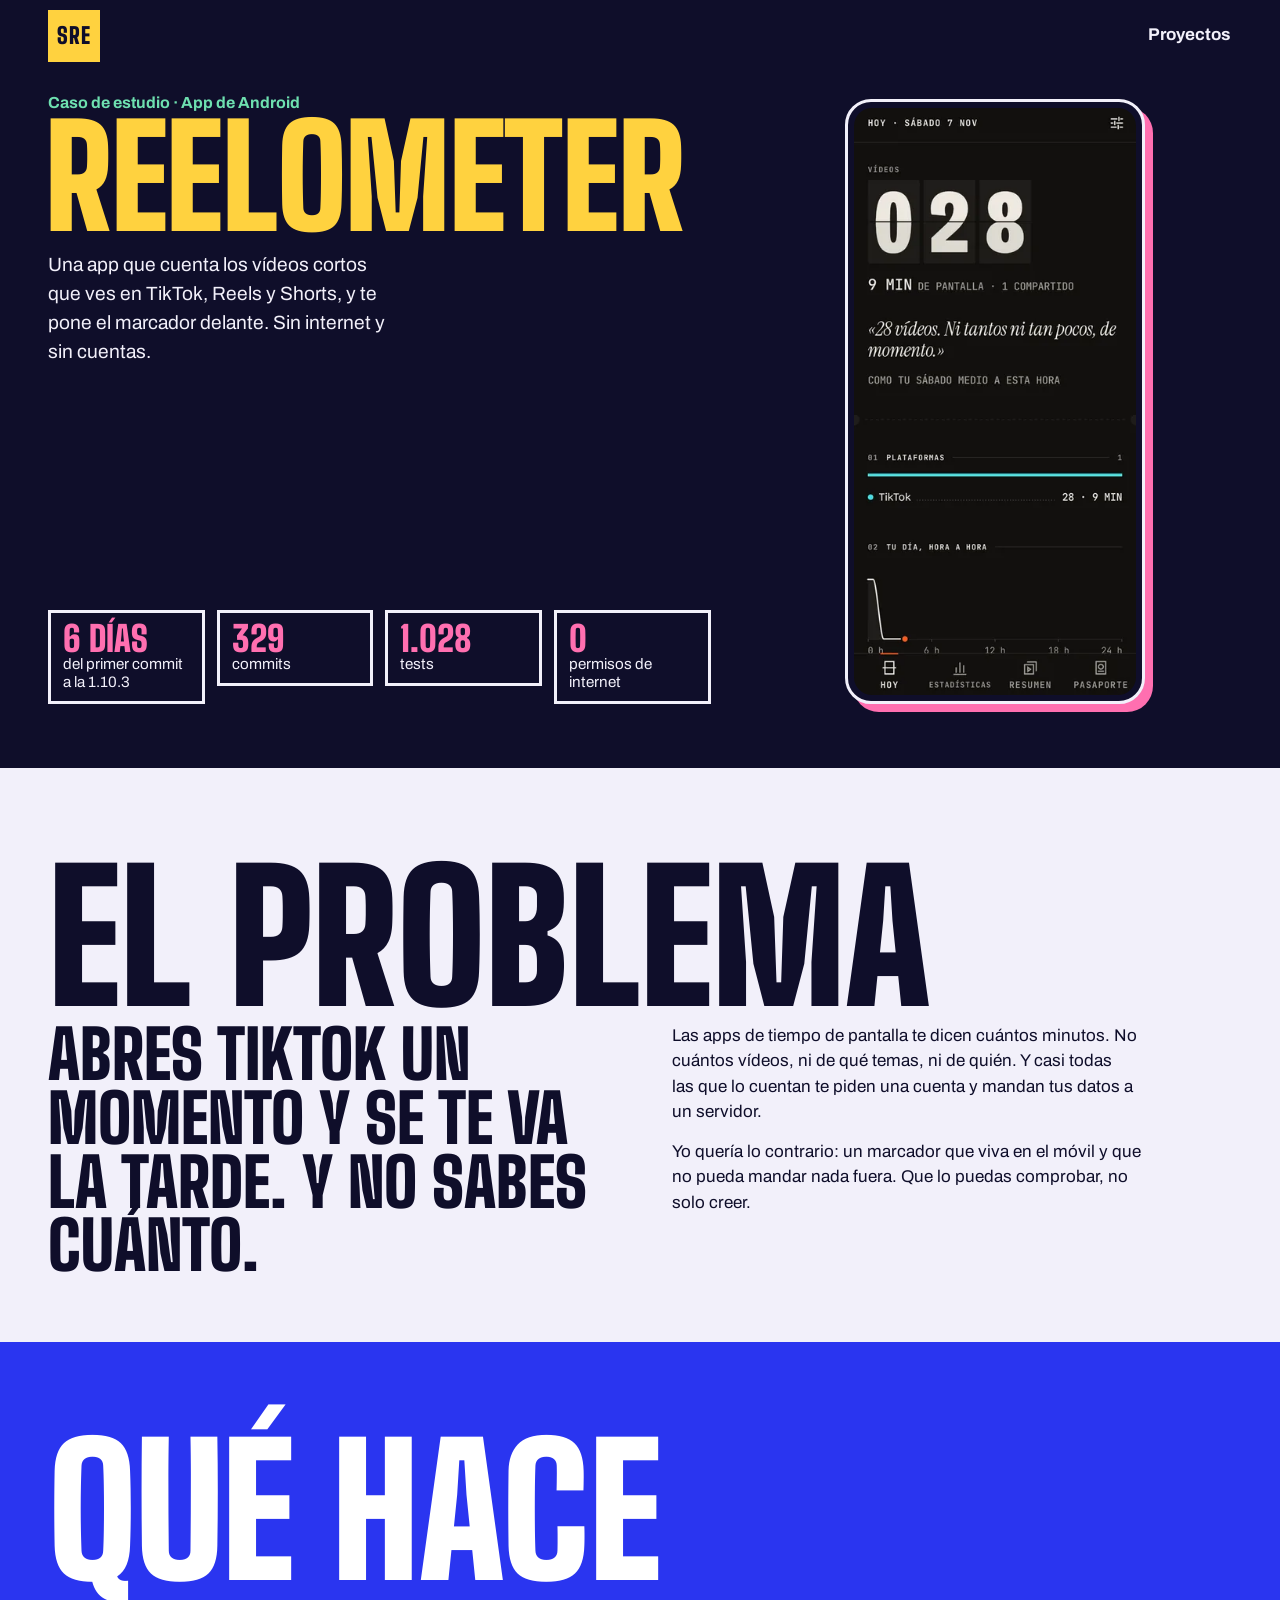
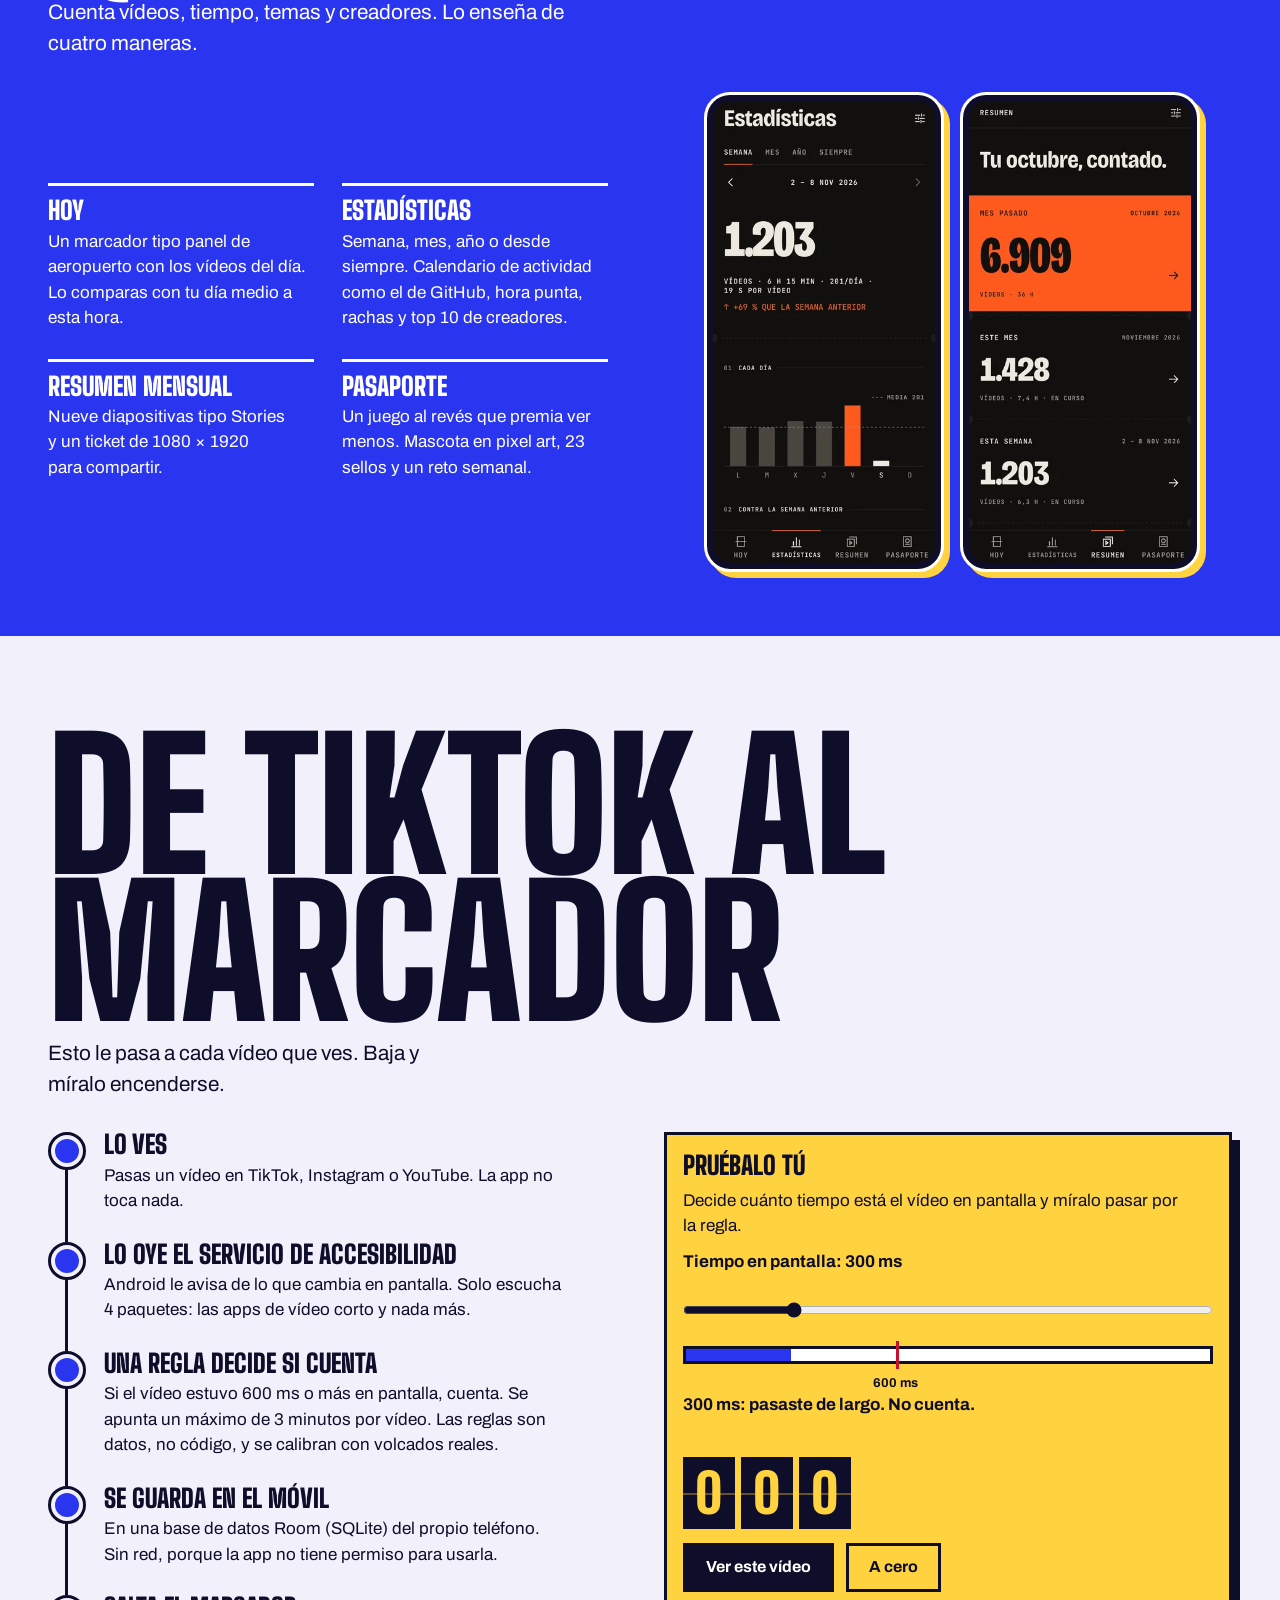
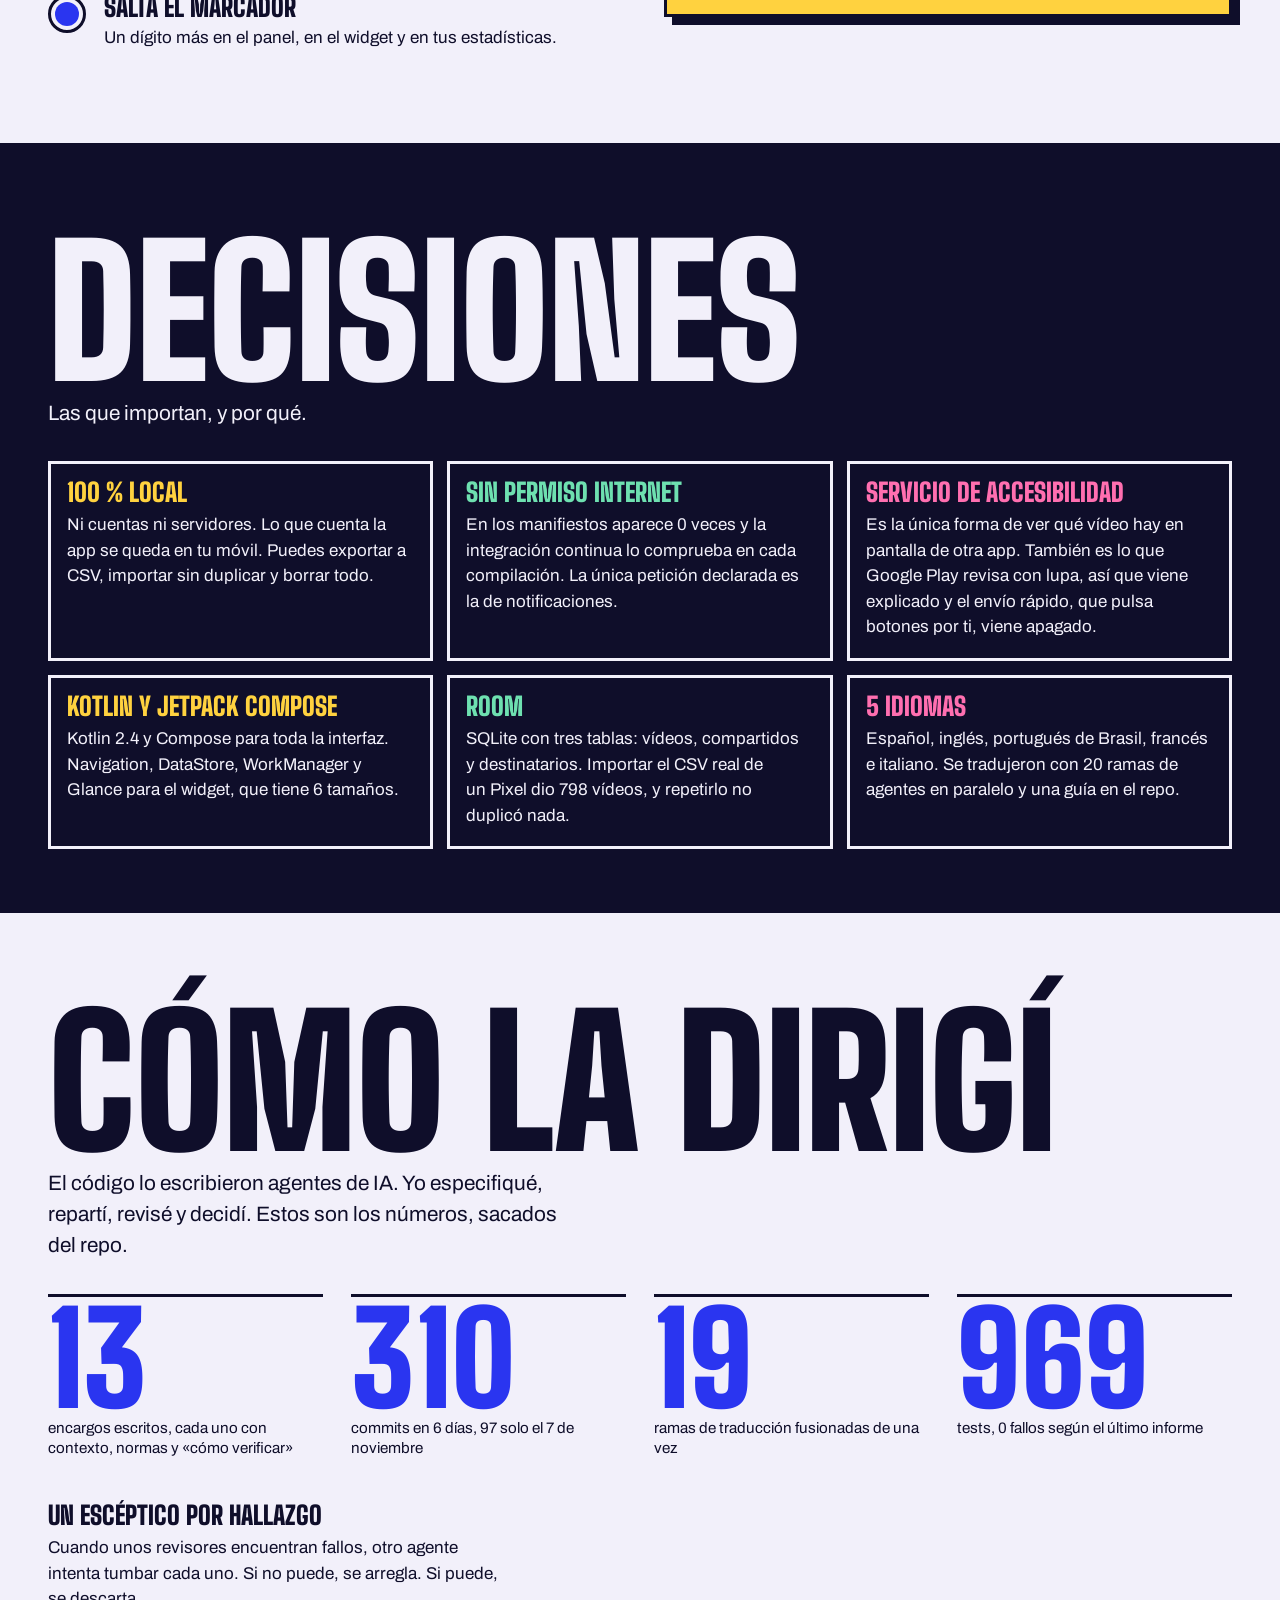
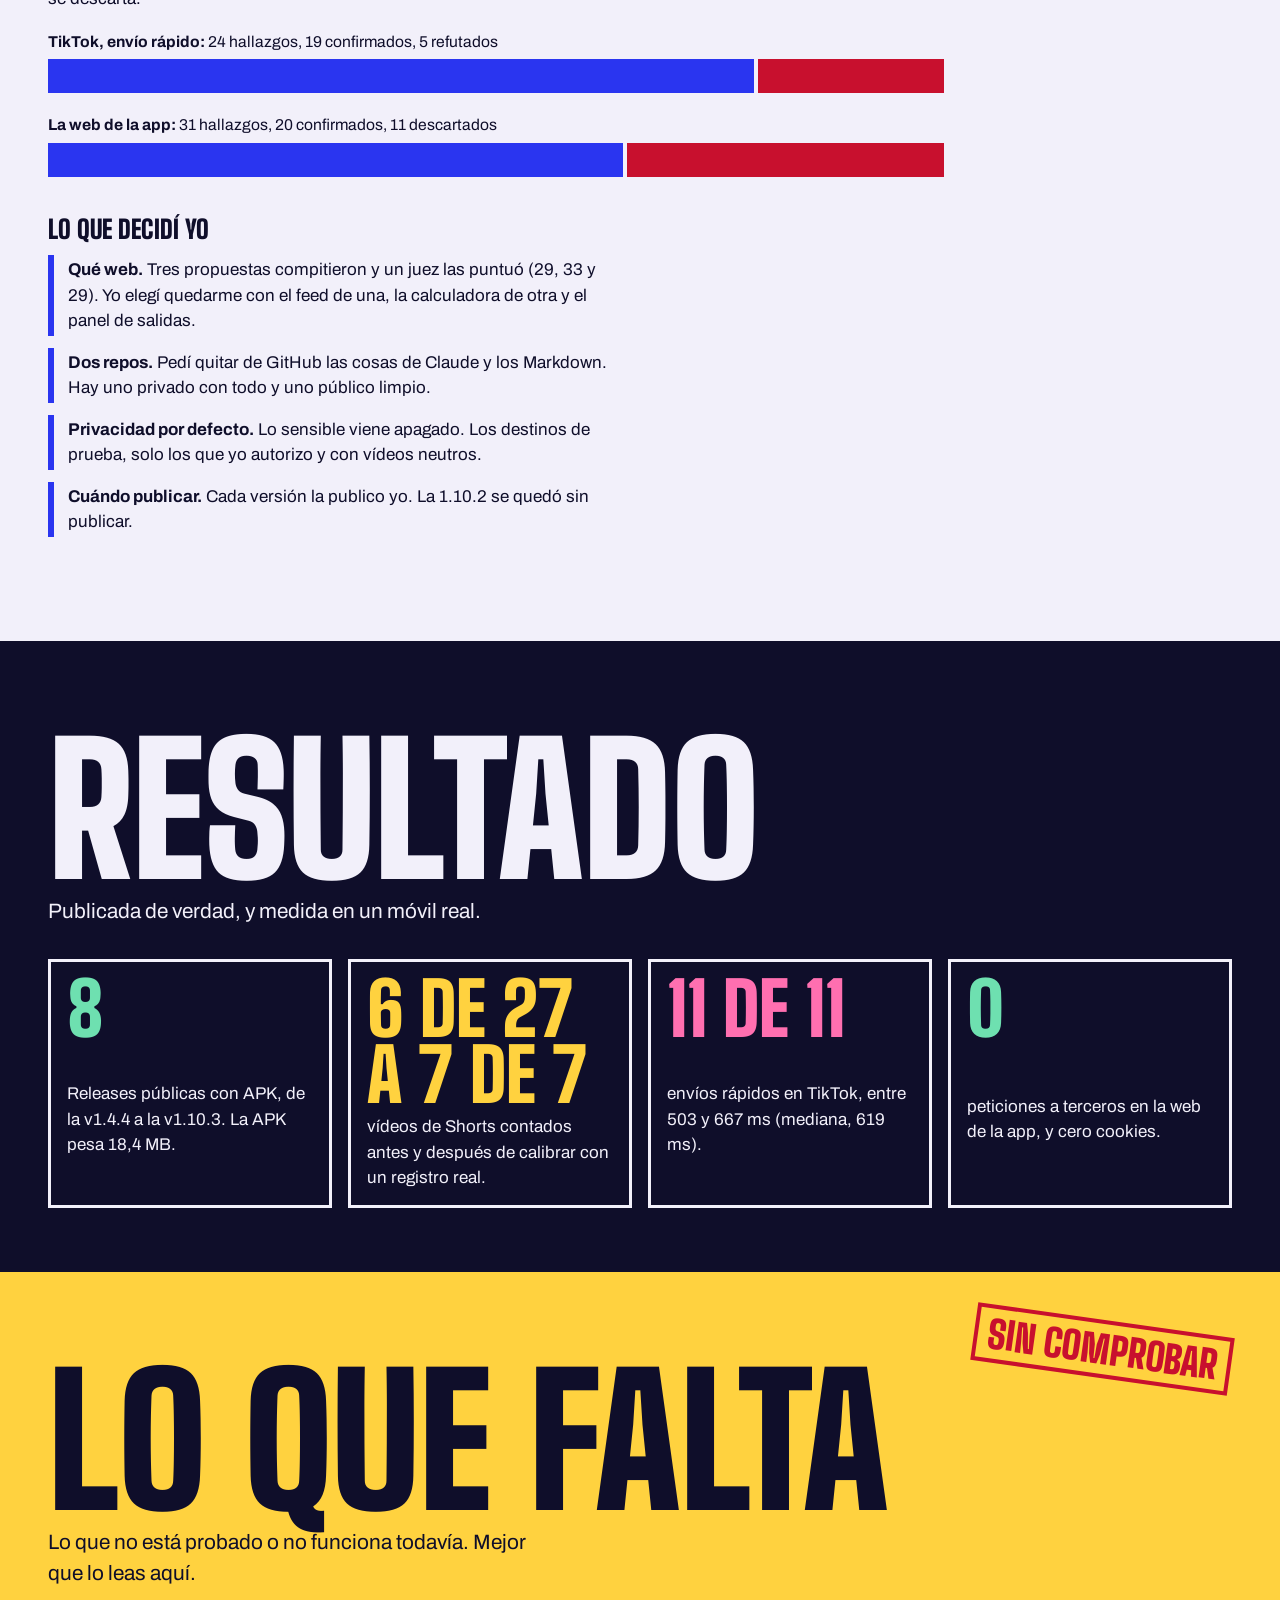
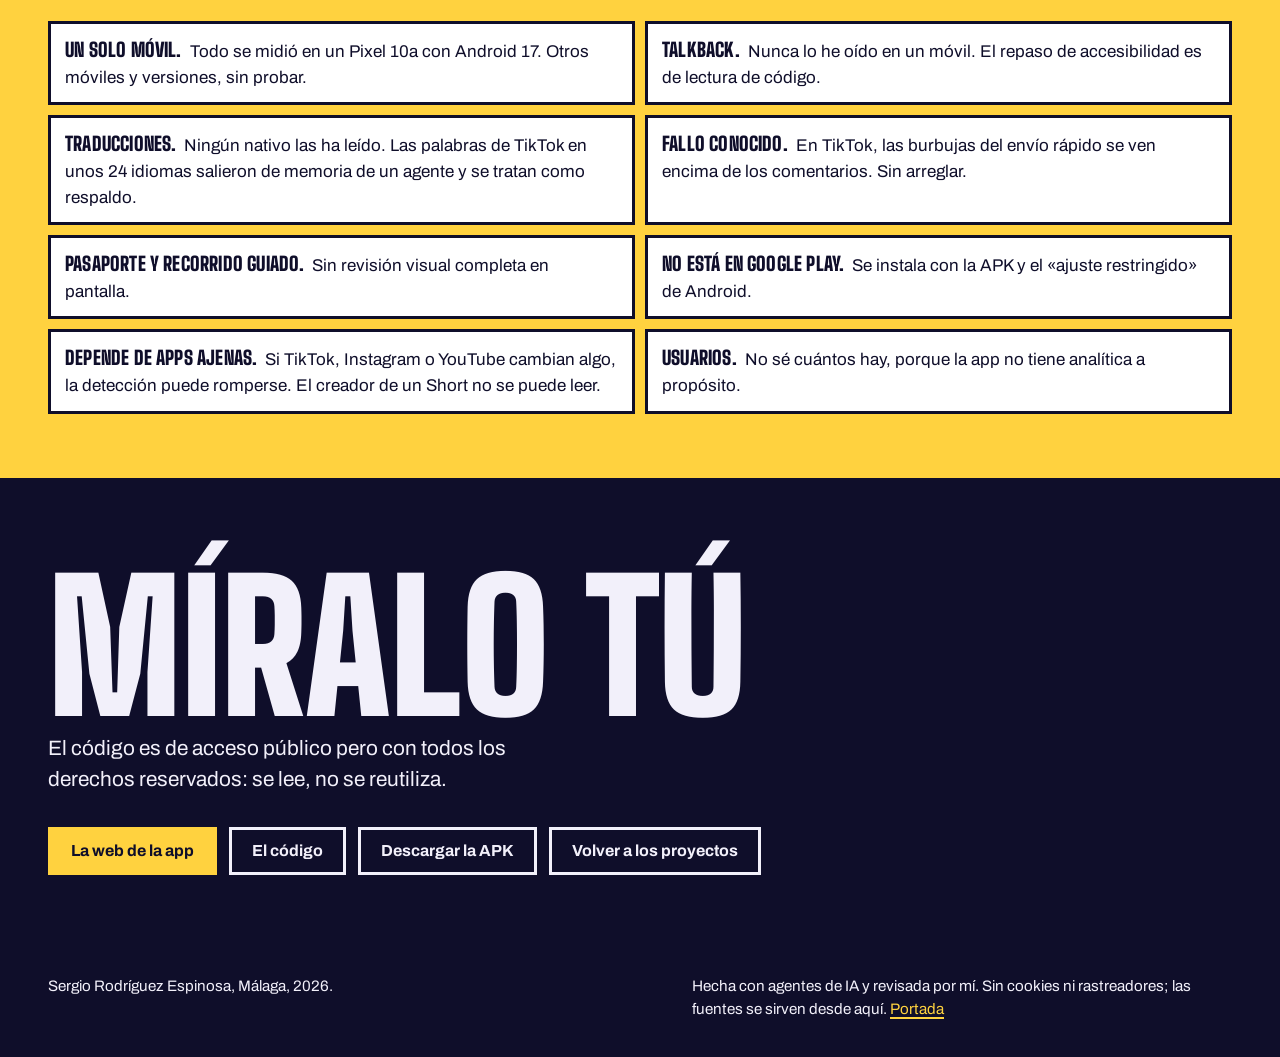
<file: proyectos/reelometer/index.html>
<!doctype html>
<html lang="es">
<head>
<meta charset="utf-8">
<meta name="viewport" content="width=device-width, initial-scale=1">
<title>Reelometer, el caso · Sergio Rodríguez Espinosa</title>
<meta name="description" content="Cómo se hizo Reelometer, una app de Android que cuenta los vídeos cortos que ves, sin internet y sin cuentas. Decisiones, proceso con agentes de IA, números y lo que falta por probar.">
<meta name="theme-color" content="#0f0e2a">
<link rel="canonical" href="https://sergiore2007.github.io/proyectos/reelometer/">
<link rel="icon" href="/favicon.svg" type="image/svg+xml">
<link rel="preload" href="/fonts/big-shoulders-display-latin-wght-normal.woff2" as="font" type="font/woff2" crossorigin>
<link rel="preload" href="/fonts/archivo-latin-wght-normal.woff2" as="font" type="font/woff2" crossorigin>
<link rel="stylesheet" href="/css/base.css">
<link rel="stylesheet" href="/css/caso.css">
<script>(function(d){d.classList.add('js');try{if(!CSS.supports('(animation-timeline: view()) and (animation-range: entry)')&&!matchMedia('(prefers-reduced-motion: reduce)').matches)d.classList.add('io')}catch(e){}})(document.documentElement)</script>
</head>
<body>
<a class="skip" href="#contenido">Saltar al contenido</a>

<header class="c-hero on-dark">
  <nav class="c-top" aria-label="Navegación">
    <a class="mono" href="/" aria-label="Inicio"><span aria-hidden="true">SRE</span></a>
    <a class="back" href="/#proyectos">Proyectos</a>
  </nav>

  <div class="c-hero-main">
    <p class="c-kicker">Caso de estudio · App de Android</p>
    <h1 class="c-name">Reelometer</h1>
    <p class="c-lead">Una app que cuenta los vídeos cortos que ves en TikTok, Reels y Shorts, y te pone el marcador delante. Sin internet y sin cuentas.</p>
  </div>

  <ul class="c-facts" data-p style="--n:4">
    <li class="p-show" style="--i:0"><b>6 días</b> del primer commit a la 1.10.3</li>
    <li class="p-show" style="--i:1"><b>329</b> commits</li>
    <li class="p-show" style="--i:2"><b>1.028</b> tests</li>
    <li class="p-show" style="--i:3"><b>0</b> permisos de internet</li>
  </ul>

  <figure class="phone hero-phone" data-r>
    <img src="/assets/img/hoy-oscuro-540.webp" srcset="/assets/img/hoy-oscuro-360.webp 360w, /assets/img/hoy-oscuro-540.webp 540w" sizes="(min-width:900px) 300px, 70vw" width="360" height="750" alt="Pantalla Hoy de Reelometer en oscuro: marcador con los vídeos del día, con datos de ejemplo">
  </figure>
</header>

<main id="contenido" tabindex="-1">

<!-- EL PROBLEMA -->
<section class="c-sec problema" aria-labelledby="h-prob">
  <h2 class="sec-title" id="h-prob" data-r="wipe">El problema</h2>
  <div class="c-cols">
    <p class="big">Abres TikTok un momento y se te va la tarde. Y no sabes cuánto.</p>
    <div class="c-text">
      <p>Las apps de tiempo de pantalla te dicen cuántos minutos. No cuántos vídeos, ni de qué temas, ni de quién. Y casi todas las que lo cuentan te piden una cuenta y mandan tus datos a un servidor.</p>
      <p>Yo quería lo contrario: un marcador que viva en el móvil y que no pueda mandar nada fuera. Que lo puedas comprobar, no solo creer.</p>
    </div>
  </div>
</section>

<!-- QUÉ HACE -->
<section class="c-sec hace on-dark" aria-labelledby="h-hace">
  <h2 class="sec-title" id="h-hace" data-r="wipe">Qué hace</h2>
  <p class="sec-intro">Cuenta vídeos, tiempo, temas y creadores. Lo enseña de cuatro maneras.</p>
  <div class="hace-grid">
    <ul class="feat">
      <li data-r><h3>Hoy</h3><p>Un marcador tipo panel de aeropuerto con los vídeos del día. Lo comparas con tu día medio a esta hora.</p></li>
      <li data-r><h3>Estadísticas</h3><p>Semana, mes, año o desde siempre. Calendario de actividad como el de GitHub, hora punta, rachas y top 10 de creadores.</p></li>
      <li data-r><h3>Resumen mensual</h3><p>Nueve diapositivas tipo Stories y un ticket de 1080 × 1920 para compartir.</p></li>
      <li data-r><h3>Pasaporte</h3><p>Un juego al revés que premia ver menos. Mascota en pixel art, 23 sellos y un reto semanal.</p></li>
    </ul>
    <div class="phones" aria-label="Capturas de la app, con datos de ejemplo">
      <figure class="phone" data-r="der"><img src="/assets/img/estadisticas-360.webp" width="360" height="750" loading="lazy" alt="Pantalla de Estadísticas de Reelometer: barras por día y calendario de actividad, con datos de ejemplo"></figure>
      <figure class="phone" data-r="der"><img src="/assets/img/resumen-360.webp" width="360" height="750" loading="lazy" alt="Resumen mensual de Reelometer en formato Stories, con datos de ejemplo"></figure>
    </div>
  </div>
</section>

<!-- EL RECORRIDO DE UN VÍDEO -->
<section class="c-sec ruta" aria-labelledby="h-ruta">
  <h2 class="sec-title" id="h-ruta" data-r="wipe">De TikTok al marcador</h2>
  <p class="sec-intro">Esto le pasa a cada vídeo que ves. Baja y míralo encenderse.</p>

  <ol class="route" data-p style="--n:5">
    <li style="--i:0"><span class="dot" aria-hidden="true"></span><h3>Lo ves</h3><p>Pasas un vídeo en TikTok, Instagram o YouTube. La app no toca nada.</p></li>
    <li style="--i:1"><span class="dot" aria-hidden="true"></span><h3>Lo oye el servicio de accesibilidad</h3><p>Android le avisa de lo que cambia en pantalla. Solo escucha 4 paquetes: las apps de vídeo corto y nada más.</p></li>
    <li style="--i:2"><span class="dot" aria-hidden="true"></span><h3>Una regla decide si cuenta</h3><p>Si el vídeo estuvo 600 ms o más en pantalla, cuenta. Se apunta un máximo de 3 minutos por vídeo. Las reglas son datos, no código, y se calibran con volcados reales.</p></li>
    <li style="--i:3"><span class="dot" aria-hidden="true"></span><h3>Se guarda en el móvil</h3><p>En una base de datos Room (SQLite) del propio teléfono. Sin red, porque la app no tiene permiso para usarla.</p></li>
    <li style="--i:4"><span class="dot" aria-hidden="true"></span><h3>Salta el marcador</h3><p>Un dígito más en el panel, en el widget y en tus estadísticas.</p></li>
  </ol>

  <div class="try" id="try" hidden>
    <h3 class="try-t">Pruébalo tú</h3>
    <p class="try-p">Decide cuánto tiempo está el vídeo en pantalla y míralo pasar por la regla.</p>
    <div class="try-ui">
      <label for="ms">Tiempo en pantalla: <b id="ms-out">300 ms</b></label>
      <input id="ms" type="range" min="0" max="1500" step="50" value="300" aria-describedby="try-res">
      <div class="gauge" aria-hidden="true"><span class="gauge-fill" id="gauge"></span><span class="gauge-line"></span><span class="gauge-tag">600 ms</span></div>
      <p class="try-res" id="try-res">300 ms: pasaste de largo. No cuenta.</p>
      <div class="board" role="img" aria-label="Marcador" id="board-wrap"><span class="digit" id="d1">0</span><span class="digit" id="d2">0</span><span class="digit" id="d3">0</span></div>
      <div class="btns"><button class="btn sun" type="button" id="watch">Ver este vídeo</button><button class="btn ghost" type="button" id="reset">A cero</button></div>
      <p class="sr-only" role="status" id="try-live"></p>
    </div>
  </div>
</section>

<!-- DECISIONES TÉCNICAS -->
<section class="c-sec deci on-dark" aria-labelledby="h-deci">
  <h2 class="sec-title" id="h-deci" data-r="wipe">Decisiones</h2>
  <p class="sec-intro">Las que importan, y por qué.</p>
  <ul class="deci-grid">
    <li class="d d1" data-r><h3>100 % local</h3><p>Ni cuentas ni servidores. Lo que cuenta la app se queda en tu móvil. Puedes exportar a CSV, importar sin duplicar y borrar todo.</p></li>
    <li class="d d2" data-r><h3>Sin permiso INTERNET</h3><p>En los manifiestos aparece 0 veces y la integración continua lo comprueba en cada compilación. La única petición declarada es la de notificaciones.</p></li>
    <li class="d d3" data-r><h3>Servicio de accesibilidad</h3><p>Es la única forma de ver qué vídeo hay en pantalla de otra app. También es lo que Google Play revisa con lupa, así que viene explicado y el envío rápido, que pulsa botones por ti, viene apagado.</p></li>
    <li class="d d4" data-r><h3>Kotlin y Jetpack Compose</h3><p>Kotlin 2.4 y Compose para toda la interfaz. Navigation, DataStore, WorkManager y Glance para el widget, que tiene 6 tamaños.</p></li>
    <li class="d d5" data-r><h3>Room</h3><p>SQLite con tres tablas: vídeos, compartidos y destinatarios. Importar el CSV real de un Pixel dio 798 vídeos, y repetirlo no duplicó nada.</p></li>
    <li class="d d6" data-r><h3>5 idiomas</h3><p>Español, inglés, portugués de Brasil, francés e italiano. Se tradujeron con 20 ramas de agentes en paralelo y una guía en el repo.</p></li>
  </ul>
</section>

<!-- PROCESO CON IA -->
<section class="c-sec proceso" aria-labelledby="h-proc">
  <h2 class="sec-title" id="h-proc" data-r="wipe">Cómo la dirigí</h2>
  <p class="sec-intro">El código lo escribieron agentes de IA. Yo especifiqué, repartí, revisé y decidí. Estos son los números, sacados del repo.</p>

  <ul class="nums">
    <li data-r><b class="n" data-count="14" aria-hidden="true">14</b><span class="sr-only">14</span><span>encargos escritos, cada uno con contexto, normas y «cómo verificar»</span></li>
    <li data-r><b class="n" data-count="329" aria-hidden="true">329</b><span class="sr-only">329</span><span>commits en 6 días, 97 solo el 7 de noviembre</span></li>
    <li data-r><b class="n" data-count="20" aria-hidden="true">20</b><span class="sr-only">20</span><span>ramas de traducción fusionadas de una vez</span></li>
    <li data-r><b class="n" data-count="1028" aria-hidden="true">1.028</b><span class="sr-only">1.028</span><span>tests, 0 fallos según el último informe</span></li>
  </ul>

  <div class="rev">
    <h3 class="rev-t">Un escéptico por hallazgo</h3>
    <p class="rev-p">Cuando unos revisores encuentran fallos, otro agente intenta tumbar cada uno. Si no puede, se arregla. Si puede, se descarta.</p>
    <div class="bars" data-p style="--n:2">
      <div class="bar-row"><p><b>TikTok, envío rápido:</b> 24 hallazgos, 19 confirmados, 5 refutados</p>
        <div class="bar"><span class="seg ok p-grow" style="--i:0;flex:19"></span><span class="seg no p-grow" style="--i:1;flex:5"></span></div></div>
      <div class="bar-row"><p><b>La web de la app:</b> 31 hallazgos, 20 confirmados, 11 descartados</p>
        <div class="bar"><span class="seg ok p-grow" style="--i:0;flex:20"></span><span class="seg no p-grow" style="--i:1;flex:11"></span></div></div>
    </div>
  </div>

  <div class="tandas">
    <h3 class="rev-t">Lo que decidí yo</h3>
    <ul class="decid">
      <li data-r><b>Qué web.</b> Tres propuestas compitieron y un juez las puntuó (29, 33 y 29). Yo elegí quedarme con el feed de una, la calculadora de otra y el panel de salidas.</li>
      <li data-r><b>Dos repos.</b> Pedí quitar de GitHub las cosas de Claude y los Markdown. Hay uno privado con todo y uno público limpio.</li>
      <li data-r><b>Privacidad por defecto.</b> Lo sensible viene apagado. Los destinos de prueba, solo los que yo autorizo y con vídeos neutros.</li>
      <li data-r><b>Cuándo publicar.</b> Cada versión la publico yo. La 1.10.2 se quedó sin publicar.</li>
    </ul>
  </div>
</section>

<!-- RESULTADO -->
<section class="c-sec result on-dark" aria-labelledby="h-res">
  <h2 class="sec-title" id="h-res" data-r="wipe">Resultado</h2>
  <p class="sec-intro">Publicada de verdad, y medida en un móvil real.</p>
  <ul class="res-grid">
    <li data-r><b>8</b><span>Releases públicas con APK, de la v1.4.4 a la v1.10.3. La APK pesa 18,4 MB.</span></li>
    <li data-r><b>6 de 27 a 7 de 7</b><span>vídeos de Shorts contados antes y después de calibrar con un registro real.</span></li>
    <li data-r><b>11 de 11</b><span>envíos rápidos en TikTok, entre 503 y 667 ms (mediana, 619 ms).</span></li>
    <li data-r><b>0</b><span>peticiones a terceros en la web de la app, y cero cookies.</span></li>
  </ul>
</section>

<!-- LO QUE FALTA -->
<section class="c-sec falta" aria-labelledby="h-falta">
  <h2 class="sec-title" id="h-falta" data-r="wipe">Lo que falta</h2>
  <p class="sec-intro">Lo que no está probado o no funciona todavía. Mejor que lo leas aquí.</p>
  <p class="stamp-r" data-r aria-hidden="true"><span>Sin comprobar</span></p>
  <ul class="falta-list">
    <li><b>Un solo móvil.</b> Todo se midió en un Pixel 10a con Android 17. Otros móviles y versiones, sin probar.</li>
    <li><b>TalkBack.</b> Nunca lo he oído en un móvil. El repaso de accesibilidad es de lectura de código.</li>
    <li><b>Traducciones.</b> Ningún nativo las ha leído. Las palabras de TikTok en unos 24 idiomas salieron de memoria de un agente y se tratan como respaldo.</li>
    <li><b>Fallo conocido.</b> En TikTok, las burbujas del envío rápido se ven encima de los comentarios. Sin arreglar.</li>
    <li><b>Pasaporte y recorrido guiado.</b> Sin revisión visual completa en pantalla.</li>
    <li><b>No está en Google Play.</b> Se instala con la APK y el «ajuste restringido» de Android.</li>
    <li><b>Depende de apps ajenas.</b> Si TikTok, Instagram o YouTube cambian algo, la detección puede romperse. El creador de un Short no se puede leer.</li>
    <li><b>Usuarios.</b> No sé cuántos hay, porque la app no tiene analítica a propósito.</li>
  </ul>
</section>

<!-- ENLACES -->
<section class="c-sec links on-dark" aria-labelledby="h-links">
  <h2 class="sec-title" id="h-links" data-r="wipe">Míralo tú</h2>
  <p class="sec-intro">El código es de acceso público pero con todos los derechos reservados: se lee, no se reutiliza.</p>
  <div class="btns links-row">
    <a class="btn sun" href="https://sergiore2007.github.io/reelometer/">La web de la app</a>
    <a class="btn ghost" href="https://github.com/SergioRE2007/reelometer">El código</a>
    <a class="btn ghost" href="https://github.com/SergioRE2007/reelometer/releases/latest">Descargar la APK</a>
    <a class="btn ghost" href="/#proyectos">Volver a los proyectos</a>
  </div>
</section>
</main>

<footer class="foot">
  <p>Sergio Rodríguez Espinosa, Málaga, 2026.</p>
  <p>Hecha con agentes de IA y revisada por mí. Sin cookies ni rastreadores; las fuentes se sirven desde aquí. <a href="/">Portada</a></p>
</footer>

<script src="/js/base.js" defer></script>
<script src="/js/caso.js" defer></script>
</body>
</html>
</file>
<file: css/base.css>
/* base.css · común a todas las páginas del sitio (portada, casos, 404).
   Tokens, fuentes, reinicio, botones, documentos y utilidades de animación.
   Lo propio de cada página va en su CSS. */

@font-face{font-family:"Big Shoulders Display";src:url(/fonts/big-shoulders-display-latin-wght-normal.woff2) format("woff2");font-weight:100 900;font-display:swap}
@font-face{font-family:"Archivo";src:url(/fonts/archivo-latin-wght-normal.woff2) format("woff2");font-weight:100 900;font-display:swap}
@font-face{font-family:"IBM Plex Mono";src:url(/fonts/ibm-plex-mono-latin-400-normal.woff2) format("woff2");font-weight:400;font-display:swap}

/* Progreso de cada bloque animado. Vale 1 por defecto: sin JS y sin soporte, todo se ve «escrito». */
@property --p{syntax:"<number>";inherits:true;initial-value:1}

:root{
  --paper:#f2f0fa;--ink:#0f0e2a;--cobalt:#2a35f0;--sun:#ffd23f;--pink:#ff6fb0;--mint:#6ee0b0;--red:#c8102e;--white:#fff;
  --disp:"Big Shoulders Display","Arial Narrow",Impact,sans-serif;
  --body:"Archivo",system-ui,-apple-system,"Segoe UI",sans-serif;
  --mono:"IBM Plex Mono",ui-monospace,Consolas,monospace;
  --gut:16px;--rule:3px;--max:1440px;
  --ease:cubic-bezier(.2,.7,.2,1);
  color-scheme:light;
}
@media (min-width:900px){:root{--gut:48px}}

*,*::before,*::after{box-sizing:border-box}
*{margin:0}
html{overflow-x:clip;-webkit-text-size-adjust:100%;text-size-adjust:100%}
@media (prefers-reduced-motion:no-preference){html{scroll-behavior:smooth}}
body{background:var(--paper);color:var(--ink);font:400 1.0625rem/1.5 var(--body);overflow-x:clip;min-height:100svh}
img,svg{display:block;max-width:100%;height:auto}
a{color:inherit;text-underline-offset:.18em;text-decoration-thickness:2px}
button{font:inherit;color:inherit}
/* :where() deja el reinicio en 0,1,0: el padding propio de cada lista con clase gana por orden */
:where(ul,ol)[class]{list-style:none;padding:0}
h1,h2,h3{text-wrap:balance}
p{text-wrap:pretty}

/* Foco: siempre visible. Sobre fondos oscuros (.on-dark) el contorno pasa a blanco. */
:focus-visible{outline:4px solid var(--ink);outline-offset:3px;box-shadow:0 0 0 7px var(--sun)}
.on-dark :focus-visible{outline-color:var(--white);box-shadow:0 0 0 7px var(--ink)}

.skip{position:absolute;left:8px;top:-80px;z-index:50;background:var(--ink);color:var(--white);padding:12px 16px;font-weight:700;text-decoration:none}
.skip:focus{top:8px}
[hidden]{display:none!important}
.sr-only{position:absolute!important;width:1px;height:1px;overflow:hidden;clip-path:inset(50%);white-space:nowrap}
.js [data-nojs]{display:none!important}

/* Titulares */
.disp{font-family:var(--disp);font-weight:900;text-transform:uppercase;line-height:.82;letter-spacing:-.005em}
.sec-title{font:900 clamp(3rem,16vw,15rem)/.82 var(--disp);text-transform:uppercase;padding:56px var(--gut) 12px;letter-spacing:-.005em}
.sec-intro{padding:0 var(--gut);max-width:calc(44ch + 2 * var(--gut));font-size:1.15rem;margin-bottom:32px}
@media (min-width:900px){.sec-title{font-size:min(14vw,15rem);padding-top:96px}.sec-intro{font-size:1.3rem}}

/* Botones: bloque plano, borde de 3 px, sombra dura al pasar por encima */
.btn{display:inline-flex;align-items:center;justify-content:center;min-height:48px;font:700 1rem/1.15 var(--body);padding:12px 20px;border:var(--rule) solid var(--ink);background:var(--ink);color:var(--white);text-decoration:none;cursor:pointer;border-radius:0;transition:transform .15s,box-shadow .15s;text-align:center}
.btn.ghost{background:transparent;color:inherit;border-color:currentColor}
.btn.sun{background:var(--sun);color:var(--ink);border-color:var(--sun)}
.btn[disabled],.btn[aria-disabled="true"]{cursor:default;opacity:.55}
@media (hover:hover){.btn:not([disabled],[aria-disabled="true"]):hover{transform:translate(-3px,-3px);box-shadow:4px 4px 0 currentColor}}
.btns{display:flex;flex-wrap:wrap;gap:12px}

/* Documento: hoja de máquina (Markdown, chat, tareas). Solo aquí se usa la mono. */
.doc{background:var(--white);color:var(--ink);border:var(--rule) solid var(--ink);box-shadow:6px 6px 0 var(--ink);font:400 .9rem/1.55 var(--mono);max-width:34rem}
.doc-bar{display:flex;align-items:center;justify-content:space-between;gap:8px;border-bottom:var(--rule) solid var(--ink);padding:8px 12px;font:400 .85rem/1.3 var(--mono)}
.doc-tag{font:700 .8rem/1 var(--body);background:var(--ink);color:var(--white);padding:5px 8px}
.doc-body{padding:12px 14px 14px}
.doc mark{background:var(--sun);color:var(--ink);padding:0 .2em;font-weight:inherit;white-space:nowrap}
.doc-bar > span:first-child{min-width:0;overflow-wrap:anywhere}
.on-dark .doc{box-shadow:6px 6px 0 var(--sun)}

/* ---------- Utilidades de animación ----------
   [data-r]          el bloque entra al bajar: sube (por defecto), "izq" o "der" (desde el lado), "wipe" (sale de una ranura)
   [data-p]          su --p va de 0 a 1 mientras entra; los hijos lo usan:
     .p-write        se escribe de izquierda a derecha (clip-path)
     .p-grow         crece en horizontal desde la izquierda (scaleX)
     .p-show         aparece (opacidad)
     con --n (en el padre) y --i (en el hijo) se escalonan: --k = clamp(0, p·n − i, 1)
   Sin JS, sin soporte o con movimiento reducido: todo quieto y visible. */
[data-p] *{--k:clamp(0,calc(var(--p) * var(--n,1) - var(--i,0)),1)}
.p-write{clip-path:inset(0 calc((1 - var(--k)) * 100%) 0 0)}
.p-grow{transform-origin:0 50%;transform:scaleX(var(--k))}
.p-show{opacity:var(--k)}

@media (prefers-reduced-motion:no-preference){
  @supports ((animation-timeline:view()) and (animation-range:entry)){
    @keyframes p-fill{from{--p:0}to{--p:1}}
    @keyframes r-up{from{opacity:0;transform:translateY(56px)}}
    @keyframes r-izq{from{transform:translateX(-45vw)}}
    @keyframes r-der{from{transform:translateX(45vw)}}
    @keyframes r-wipe{from{clip-path:inset(-40% -5% 140% -5%);transform:translateY(.35em)}to{clip-path:inset(-40% -5% -20% -5%);transform:none}}
    .js [data-p]{animation:p-fill linear both;animation-timeline:view();animation-range:entry 15% entry 100%}
    .js [data-r]{animation:r-up linear backwards;animation-timeline:view();animation-range:entry 0% entry 75%}
    .js [data-r="izq"]{animation-name:r-izq;animation-range:entry 0% cover 40%}
    .js [data-r="der"]{animation-name:r-der;animation-range:entry 0% cover 40%}
    .js [data-r="wipe"]{animation-name:r-wipe;animation-range:entry 5% entry 70%}
  }
  /* Respaldo: html.io lo pone el script de <head> si falta animation-timeline; base.js añade .in con IntersectionObserver */
  html.js.io [data-p]{--p:0;transition:--p 1.2s var(--ease)}
  html.js.io [data-p].in{--p:1}
  html.js.io [data-r]{opacity:0;transform:translateY(56px);transition:opacity .6s var(--ease),transform .8s var(--ease)}
  html.js.io [data-r="izq"]{opacity:1;transform:translateX(-45vw)}
  html.js.io [data-r="der"]{opacity:1;transform:translateX(45vw)}
  html.js.io [data-r="wipe"]{opacity:1;transform:translateY(.35em);clip-path:inset(-40% -5% 140% -5%);transition:clip-path .8s var(--ease),transform .8s var(--ease)}
  html.js.io [data-r].in{opacity:1;transform:none}
  html.js.io [data-r="wipe"].in{clip-path:inset(-40% -5% -20% -5%)}
}

/* Al imprimir, todo quieto y a la vista */
@media print{
  *,*::before,*::after{animation:none!important;transition:none!important}
  [data-r],.word{opacity:1!important;transform:none!important;clip-path:none!important}
  [data-p]{--p:1!important}
}

/* Pie común */
.foot{background:var(--ink);color:var(--paper);padding:28px var(--gut) 36px;font-size:.95rem;display:flex;flex-wrap:wrap;gap:8px 24px;justify-content:space-between}
.foot a{color:var(--sun)}
.foot p{max-width:60ch}
</file>
<file: css/home.css>
/* home.css · solo la portada (site/index.html). Usa los tokens y utilidades de base.css. */

/* ---------- PORTADA ---------- */
/* En móvil la banda asoma por abajo (unos 64 px): invita a bajar y recorta el aire de arriba */
.hero{position:relative;min-height:calc(100svh - 64px);padding:10px var(--gut) 28px;display:flex;flex-direction:column;gap:18px;overflow:clip}
.top{display:flex;align-items:center;justify-content:space-between;gap:12px}
.mono{display:grid;place-items:center;width:52px;height:52px;flex:none;background:var(--ink);color:var(--sun);font:900 1.4rem/1 var(--disp);text-decoration:none;letter-spacing:.03em}
.top-links{display:flex;flex-wrap:wrap;justify-content:flex-end;gap:0 14px}
.top-links a{display:inline-block;padding:12px 2px;font-weight:700;text-decoration:none;border-bottom:3px solid transparent}
.top-links a:hover{border-bottom-color:currentColor}

.hero-main{position:relative}
.hero-name{font:900 min(23vw,22rem)/.8 var(--disp);text-transform:uppercase;letter-spacing:-.01em;margin:0 0 18px -.02em}
.hero-name .l{display:block;white-space:nowrap}
.hero-name .l2{color:var(--cobalt)}
.hero-role{font:700 1.15rem/1.35 var(--body);max-width:30ch}

/* Móvil: el sello va en el flujo, entre el menú y el nombre, y se lleva el aire sobrante (margin-top:auto).
   Así nunca tapa el menú ni el nombre. En escritorio vuelve a flotar (ver @media 900px). */
.stamp{position:relative;align-self:flex-end;margin:auto 2px -26px 0;z-index:2;pointer-events:none;flex:none;width:116px;height:116px;border-radius:50%;background:var(--pink);border:var(--rule) solid var(--ink);display:flex;flex-direction:column;align-items:center;justify-content:center;text-align:center;font:700 .72rem/1.15 var(--body);transform:rotate(12deg);padding:10px}
.stamp b{display:block;font:900 2rem/1 var(--disp);margin:3px 0}
.stamp span{display:block}

.hero-foot{display:flex;flex-direction:column;gap:16px}
.hero-line{font:500 1.25rem/1.35 var(--body);max-width:30ch}
.copy-msg{font-weight:700;min-height:1.5em}
.hero-foot .copy-msg:empty{min-height:0;margin-top:-16px}
@media (max-width:380px){
  .top{gap:8px}
  .mono{width:44px;height:44px;font-size:1.2rem}
  .top-links{gap:0 8px}
  .top-links a{font-size:.9rem;padding-inline:1px}
  .stamp{width:98px;height:98px;margin-bottom:0;font-size:.62rem;padding:8px}
  .stamp b{font-size:1.6rem}
}
html:not(.js) [data-copy]{display:none}

/* ---------- BANDA ---------- */
.band{background:var(--ink);color:var(--sun);overflow:clip;padding:12px 0}
.band-in{display:flex;gap:.6em;width:max-content;font:900 clamp(2.4rem,10vw,5rem)/1 var(--disp);text-transform:uppercase;white-space:nowrap;transform:translateX(calc(var(--sy,0) * -.3px))}
.band-in span::after{content:"\2726";margin-left:.6em;color:var(--pink)}

/* ---------- CÓMO TRABAJO ---------- */
.metodo .sec-intro{margin-bottom:28px}
.steps{border-bottom:var(--rule) solid var(--ink)}
.step{display:flex;min-height:100svh;border-top:var(--rule) solid var(--ink)}
.js .stack > *{position:sticky;top:var(--stick,0px)}
.js .stack > :not(:last-child){margin-bottom:30svh}
.step-in{position:relative;width:100%;padding:22px var(--gut) 48px;display:flex;flex-direction:column;gap:16px;overflow:clip}
.s1{background:var(--sun)}.s2{background:var(--pink)}.s3{background:var(--cobalt);color:var(--white)}.s4{background:var(--mint)}
.n{display:grid;place-items:center;width:2.6rem;height:2.6rem;border:var(--rule) solid currentColor;border-radius:50%;font:900 1.3rem/1 var(--disp)}
.word{font:900 min(27vw,18rem)/.8 var(--disp);text-transform:uppercase;white-space:nowrap;margin:4px 0 4px -.03em}
.step h3{font:800 1.6rem/1.1 var(--body);margin-bottom:10px}
.step-txt p{max-width:42ch}
.step-txt > * + *{margin-top:12px}
.proof{display:flex;align-items:baseline;gap:.35em;flex-wrap:wrap;border:var(--rule) solid currentColor;padding:10px 14px;font-weight:600;max-width:36ch}
.proof b{font:900 2.3rem/1 var(--disp)}
.proofs{display:grid;gap:8px}

/* HABLAR: el chat se escribe solo */
.chat-doc{margin-top:auto}
.chat li{display:grid;grid-template-columns:2.4rem 1fr;gap:.6rem;padding:.3rem 0}
.who{align-self:start;text-align:center;background:var(--ink);color:var(--white);font-weight:400}
.who.ia{background:var(--cobalt)}
.doc-foot{border-top:var(--rule) solid var(--ink);padding:10px 14px 12px;font:600 .95rem/1.45 var(--body)}

/* ESCRIBIR: carpeta con tres documentos y tareas que se tachan */
.files{margin-top:auto;width:100%}
.files-tabs{display:flex;flex-wrap:wrap;border-bottom:var(--rule) solid var(--ink)}
html:not(.js) .files-tabs{display:none}
.files-tabs [role="tab"]{min-height:44px;padding:8px 12px;border:0;border-right:var(--rule) solid var(--ink);background:var(--paper);color:var(--ink);font:400 .85rem/1.2 var(--mono);cursor:pointer}
.files-tabs [role="tab"][aria-selected="true"]{background:var(--ink);color:var(--white)}
.files-tabs [role="tab"]:focus-visible{outline-offset:-6px;box-shadow:none;outline-color:var(--sun)}
.file + .file{border-top:var(--rule) solid var(--ink)}
.js .files-body{display:grid;grid-template-columns:minmax(0,1fr)}
.js .file{grid-area:1/1;border-top:0}
.js .file[data-off]{visibility:hidden}
.file p{margin:0}
.md-h{font-weight:400;color:var(--cobalt)}
.file .doc-body > p + p{margin-top:.2rem}
.tasks{margin-top:.4rem}
.tasks li{--t:clamp(0,calc((var(--k) - .4) * 5),1);position:relative;padding:.2rem 0 .2rem 3em}
.cb{position:absolute;left:0;top:.2rem;display:grid}
.cb i{grid-area:1/1;font-style:normal}
.cb .o{opacity:calc(1 - var(--t))}
.cb .x{opacity:var(--t);color:var(--red)}
.tx{background:linear-gradient(var(--red),var(--red)) 0 58%/calc(var(--k) * 100%) 2px no-repeat;-webkit-box-decoration-break:clone;box-decoration-break:clone}

/* REPARTIR: esquema que se dibuja y carriles que crecen */
.rig{margin-top:auto;display:grid;gap:20px;max-width:34rem}
.schema{width:100%;overflow:visible}
.schema .w{fill:none;stroke:var(--white);stroke-width:2.5;stroke-linecap:round;stroke-dasharray:1;stroke-dashoffset:calc(1 - var(--k))}
.schema circle{fill:var(--sun)}
.schema .nodes rect{fill:var(--white)}
.schema .kill{stroke:var(--pink);stroke-width:4;stroke-linecap:round;fill:none}
.schema .yes rect{fill:var(--sun)}
.schema .yes text{fill:var(--ink);font:800 15px var(--body)}
.schema .lbl text{fill:var(--white);font:600 12px var(--body)}
.lanes-t{font-weight:700;margin-bottom:8px}
.lane-list{display:grid;gap:6px}
.lane-list li{display:grid;grid-template-columns:4.6em 1fr;align-items:center;gap:8px;font:400 .8rem/1 var(--mono)}
.lane-list i{display:block;height:12px;background:var(--sun)}

/* REVISAR: sello que cae y mesa de revisión */
/* El sello cae debajo de la cita, como una firma: no tapa la palabra REVISAR */
.seal{position:relative;z-index:2;display:flex;justify-content:flex-end;max-width:none;margin:-4px 6px 0 0;pointer-events:none}
.seal span{display:block;max-width:8.5em;background:var(--mint);border:4px solid var(--red);color:var(--red);padding:6px 10px;font:900 1.2rem/1 var(--disp);text-transform:uppercase;text-align:center;
  opacity:clamp(0,calc(var(--p) * 2.5),1);
  transform:translateY(calc((1 - var(--p)) * -55vh)) rotate(calc(-12deg + (1 - var(--p)) * 40deg)) scale(calc(1 + (1 - var(--p)) * .8))}
.step-txt .quote p{font-size:inherit;max-width:none}
.quote{margin:18px 0 0;font:900 clamp(2rem,9vw,3.4rem)/.95 var(--disp);max-width:16ch}

.mesa{margin-top:auto;background:var(--white);border:var(--rule) solid var(--ink);box-shadow:6px 6px 0 var(--ink);padding:16px;max-width:34rem;width:100%}
.mesa-head{font-weight:700;max-width:30ch}
.mesa-head b{display:block;font:900 3.6rem/.85 var(--disp)}
.mesa-dots{display:grid;grid-template-columns:repeat(8,1fr);gap:7px;margin:14px 0 10px;max-width:22rem}
.mesa-dots li{aspect-ratio:1;border:var(--rule) solid var(--ink);border-radius:50%;background:var(--paper);transition:transform .25s var(--ease),background-color .2s}
.mesa-dots .ok,.mesa-key .ok{background:var(--ink)}
.mesa-dots .no,.mesa-key .no{background:linear-gradient(135deg,transparent 42%,var(--ink) 42% 58%,transparent 58%) var(--pink)}
.mesa-dots .hit{transform:scale(1.3)}
.mesa-key{display:flex;flex-wrap:wrap;gap:4px 16px;font-size:.9rem;font-weight:600}
.mesa-key span{display:inline-flex;align-items:center;gap:6px}
.mesa-key i{display:inline-block;width:14px;height:14px;border:2px solid var(--ink);border-radius:50%}
.mesa-bar{display:flex;height:18px;border:var(--rule) solid var(--ink);margin:12px 0;background:var(--paper)}
.mesa-bar i{display:block;height:100%;transform-origin:0 50%;transition:transform .3s var(--ease)}
.b-ok{width:calc(20 / 31 * 100%);background:var(--ink);transform:scaleX(var(--ok,1))}
.b-no{width:calc(11 / 31 * 100%);background:var(--pink);transform:scaleX(var(--no,1))}
.mesa-out{font-weight:600;min-height:3em}
.mesa-out b{font:900 1.9rem/1 var(--disp)}
.mesa-btns{margin:12px 0}
.mesa-src{font-size:.85rem}
html:not(.js) [data-mesa]{display:none}

/* ---------- REELOMETER ---------- */
.reel{background:var(--ink);color:var(--paper);padding-bottom:64px}
.reel .sec-title{color:var(--sun)}
.phones{display:flex;justify-content:center;align-items:flex-start;padding:8px var(--gut) 12px;overflow:clip;overflow-clip-margin:24px}
.phone{flex:none;width:31vw;max-width:250px;border:3px solid var(--paper);border-radius:20px;overflow:clip;background:var(--cobalt)}
.phone img{width:100%}
.ph1{margin-right:-6vw;transform:translateX(calc((1 - var(--p)) * 95%)) rotate(calc(-7deg * var(--p)));transform-origin:100% 100%}
.ph2{position:relative;z-index:2;transform:translateY(calc(var(--p) * -12px))}
.ph3{margin-left:-6vw;transform:translateX(calc((var(--p) - 1) * 95%)) rotate(calc(7deg * var(--p)));transform-origin:0 100%}
.phones-note{padding:18px var(--gut) 0;font-size:.85rem;text-align:center;opacity:.85}
.figs{display:grid;gap:10px;padding:0 var(--gut);margin:36px 0 24px;overflow:clip}
.fig{display:flex;flex-direction:column;border-top:var(--rule) solid var(--paper);padding-top:8px}
.big{font:900 clamp(5rem,30vw,13rem)/.82 var(--disp);font-variant-numeric:tabular-nums;color:var(--sun)}
.fig:nth-child(2) .big{color:var(--pink)}.fig:nth-child(3) .big{color:var(--mint)}.fig:nth-child(4) .big{color:var(--white)}
.fig > span{font-weight:600;font-size:1.05rem;margin-top:6px;max-width:30ch}
.reel-txt{padding:0 var(--gut);max-width:calc(46ch + 2 * var(--gut))}
.reel-txt p:first-child{font:700 1.35rem/1.3 var(--body);color:var(--sun);margin-bottom:12px}
.reel-links{padding:24px var(--gut) 0}

/* ---------- JUEGOS ---------- */
.games{padding-bottom:0}
.game{border-top:var(--rule) solid var(--ink);padding:0 0 44px;overflow:clip}
.g-rng{background:var(--cobalt);color:var(--white)}.g-horror{background:var(--pink)}.g-dt{background:var(--mint)}
.game-name{font:900 clamp(3.4rem,17vw,13rem)/.82 var(--disp);text-transform:uppercase;padding:22px var(--gut) 14px;letter-spacing:-.005em}
.game-in{padding:0 var(--gut);display:grid;gap:14px;max-width:calc(46rem + 2 * var(--gut))}
.game-in > p{max-width:48ch}
.status{justify-self:start;background:var(--ink);color:var(--white);font-weight:700;padding:6px 10px}
.g-rng .status{background:var(--sun);color:var(--ink)}
.facts{display:grid;gap:6px}
.facts li{border-top:var(--rule) solid currentColor;padding-top:6px;font-weight:600}
.facts b{font:900 2.3rem/1 var(--disp);margin-right:.2em}
.g-rng .btn{background:var(--sun);color:var(--ink);border-color:var(--sun)}
.shot{padding:28px var(--gut) 0}
.shot img{width:100%;max-width:46rem;background:var(--ink);border:var(--rule) solid var(--ink);box-shadow:8px 8px 0 var(--ink);transform:rotate(calc((1 - var(--p)) * -6deg)) translateY(calc((1 - var(--p)) * 40px))}

/* ---------- TRAYECTORIA Y HERRAMIENTAS ---------- */
.path{padding-bottom:72px}
.tl{border-bottom:var(--rule) solid var(--ink);margin-top:12px}
.tl li{display:grid;gap:6px;border-top:var(--rule) solid var(--ink);padding:16px var(--gut) 20px;overflow:clip}
.tl-when{font:900 clamp(3rem,17vw,7rem)/.85 var(--disp);color:var(--cobalt)}
.tl-what h3{font:800 1.35rem/1.2 var(--body);margin-bottom:4px}
.tl-what p{max-width:50ch}
.tools{display:grid;gap:36px;padding:8px var(--gut) 0}
.tools h3{font:800 1.3rem/1.2 var(--body);border-bottom:var(--rule) solid var(--ink);padding-bottom:8px;margin-bottom:12px}
.words{display:flex;flex-wrap:wrap;gap:2px .45em}
.words li{font:800 clamp(1.7rem,7.5vw,2.6rem)/1.1 var(--disp);text-transform:uppercase}
.words li:not(:last-child)::after{content:"/";margin-left:.45em;color:var(--cobalt)}
.tools-extra{padding:28px var(--gut) 0;max-width:calc(52ch + 2 * var(--gut));font-size:1.1rem}

/* ---------- CONTACTO ---------- */
.contacto{background:var(--sun);border-top:var(--rule) solid var(--ink);padding-bottom:56px}
.mail{font:900 clamp(2.6rem,12.5vw,9rem)/.9 var(--disp);padding:0 var(--gut) 28px;overflow-wrap:anywhere}
.mail span{color:var(--cobalt)}
.con-row{padding:0 var(--gut)}
.contacto .copy-msg{padding:14px var(--gut) 0}

/* ---------- ESCRITORIO ---------- */
@media (min-width:900px){
  .hero{min-height:100svh;padding-top:16px;padding-bottom:40px}
  .hero-name{font-size:min(15vw,22rem)}
  .hero-name .l2{padding-left:9vw}
  .hero-role{font-size:1.35rem;max-width:40ch}
  .hero-main{margin:auto 0}
  .stamp{position:absolute;margin:0;width:210px;height:210px;font-size:.95rem;top:34%;right:4vw}
  .hero-foot .copy-msg:empty{min-height:1.5em;margin-top:0}
  .stamp b{font-size:3.2rem}
  .hero-foot{flex-direction:row;align-items:flex-end;justify-content:space-between;gap:32px;flex-wrap:wrap}
  .hero-line{font-size:1.5rem;max-width:32ch}
  .hero-foot .copy-msg{flex-basis:100%;text-align:right}

  .step-in{display:grid;grid-template-columns:minmax(0,1fr) minmax(0,1.05fr);grid-template-areas:"n n" "w w" "t d";column-gap:64px;row-gap:18px;align-content:center;padding:40px var(--gut) 56px}
  .step .n{grid-area:n}
  .word{grid-area:w;font-size:min(16vw,21rem)}
  .step-txt{grid-area:t}
  .step-in > .doc,.step-in > .rig,.step-in > .mesa{grid-area:d;align-self:start;margin-top:0}
  .step h3{font-size:2.2rem}
  .step-txt p{font-size:1.15rem}
  .seal{justify-content:flex-start;margin:6px 0 0 38%}
  .seal span{font-size:1.7rem}

  .reel{display:grid;grid-template-columns:minmax(0,1fr) minmax(0,1fr);column-gap:48px;align-items:start}
  .reel > *{grid-column:1/-1}
  .reel .sec-intro{grid-column:1;grid-row:2}
  .phones{grid-column:2;grid-row:2/span 2;gap:0;padding-top:24px}
  .phone{width:min(14vw,230px)}
  .phones-note{grid-column:2;grid-row:4}
  .reel .figs{grid-column:1;grid-row:3/span 2;margin-top:8px}
  .reel .big{font-size:min(7vw,9rem)}
  .s3 .proofs{grid-template-columns:repeat(3,minmax(0,1fr))}
  .s3 .proof{max-width:none}
  .ph1{margin-right:-40px}.ph3{margin-left:-40px}
  .figs{grid-template-columns:1fr 1fr;gap:28px 56px}
  .reel-txt,.reel-links{padding-left:var(--gut)}

  .game{display:grid;grid-template-columns:minmax(0,1fr) minmax(0,1fr);column-gap:56px;align-items:start;padding-bottom:64px}
  .game-name{grid-column:1;grid-row:1;font-size:min(9.5vw,12rem);padding-top:40px}
  .game-in{grid-column:2;grid-row:1/span 2;padding:48px var(--gut) 0 0}
  .g-dt .shot{grid-column:1;grid-row:2;padding:12px 0 0 var(--gut)}
  .facts{grid-template-columns:repeat(3,minmax(0,1fr));gap:16px}

  .tl li{grid-template-columns:26rem 1fr;align-items:baseline;gap:32px}
  .tl-when{font-size:6rem;white-space:nowrap}
  .tools{grid-template-columns:1fr 1fr;gap:56px}
}

/* ---------- ANIMACIONES PROPIAS DE LA PORTADA ---------- */
@media (prefers-reduced-motion:no-preference){
  @keyframes name-in{from{clip-path:inset(-40% -5% 140% -5%);translate:0 .3em}to{clip-path:inset(-40% -5% -20% -5%);translate:0 0}}
  @keyframes thunk{from{scale:2.4}}
  .hero-name .l{animation:name-in .7s var(--ease) both}
  .hero-name .l2{animation-delay:.1s}.hero-name .l3{animation-delay:.2s}
  .stamp{animation:thunk .45s .45s cubic-bezier(.3,1.4,.5,1) both}

  @supports ((animation-timeline:view()) and (animation-range:entry)){
    @keyframes name-l{to{transform:translateX(-26vw)}}
    @keyframes name-r{to{transform:translateX(28vw)}}
    @keyframes stamp-out{to{transform:translateY(-12vh) rotate(80deg) scale(.45)}}
    @keyframes band{to{transform:translateX(-40%)}}
    @keyframes word-r{from{transform:translateX(38vw)}}
    @keyframes word-l{from{transform:translateX(-38vw)}}
    .hero-name .l1,.hero-name .l3{animation:name-in .7s var(--ease) both,name-l linear both;animation-timeline:auto,scroll(root);animation-range:normal,0 100svh}
    .hero-name .l2{animation:name-in .7s .1s var(--ease) both,name-r linear both;animation-timeline:auto,scroll(root);animation-range:normal,0 100svh}
    .hero-name .l3{animation-delay:.2s,0s}
    .stamp{animation:thunk .45s .45s cubic-bezier(.3,1.4,.5,1) both,stamp-out linear both;animation-timeline:auto,scroll(root);animation-range:normal,0 70svh}
    .band-in{transform:none;animation:band linear both;animation-timeline:view();animation-range:entry 0% exit 100%}
    .js .word{animation:word-r linear backwards;animation-timeline:view();animation-range:entry 0% entry 70%}
    .js .s2 .word,.js .s4 .word{animation-name:word-l}
  }
  html.js.io .word{transform:translateX(38vw);transition:transform .9s var(--ease)}
  html.js.io .s2 .word,html.js.io .s4 .word{transform:translateX(-38vw)}
  html.js.io .word.in{transform:none}
}
@media (prefers-reduced-motion:reduce){
  .js .stack > *{position:static}
  .js .stack > :not(:last-child){margin-bottom:0}
  .band-in{transform:none}
  .mesa-dots li,.mesa-bar i{transition:none}
}
</file>
<file: css/caso.css>
/* caso.css · páginas de caso de estudio (Reelometer). Usa los tokens y utilidades de base.css. */

.mono{display:grid;place-items:center;width:52px;height:52px;flex:none;background:var(--sun);color:var(--ink);font:900 1.4rem/1 var(--disp);text-decoration:none;letter-spacing:.03em}

/* Bloques de sección: se alternan papel / tinta / cobalto */
.c-sec{padding-bottom:64px;overflow:clip}
.c-sec.on-dark{background:var(--ink);color:var(--paper)}
.c-sec.on-dark.hace{background:var(--cobalt);color:var(--white)}
.c-sec h3{font:900 1.6rem/.95 var(--disp);text-transform:uppercase;letter-spacing:0}
.c-sec.on-dark .sec-intro{color:inherit}

/* ---------- Cabecera ---------- */
.c-hero{background:var(--ink);color:var(--paper);padding:10px var(--gut) 40px;display:grid;grid-template-columns:minmax(0,1fr);gap:22px;overflow:clip;position:relative}
.c-top{display:flex;align-items:center;justify-content:space-between;gap:12px}
.back{padding:12px 2px;font-weight:700;text-decoration:none;border-bottom:3px solid transparent;text-align:right}
.back:hover{border-bottom-color:currentColor}
.c-kicker{font-weight:700;font-size:1rem;color:var(--mint);margin-bottom:6px}
.c-name{font:900 min(17.5vw,17rem)/.8 var(--disp);text-transform:uppercase;letter-spacing:-.01em;margin:0 0 18px -.02em;color:var(--sun);overflow-wrap:normal}
.c-lead{font-size:1.2rem;max-width:34ch}
.c-facts{list-style:none;padding:0;display:grid;grid-template-columns:1fr 1fr;gap:12px}
.c-facts li{border:var(--rule) solid var(--paper);padding:10px 12px;font-size:.95rem;line-height:1.2}
.c-facts b{display:block;font:900 2.2rem/.9 var(--disp);color:var(--pink);text-transform:uppercase}
.hero-phone{justify-self:center;margin-top:8px}

.phone{border:var(--rule) solid var(--paper);border-radius:26px;padding:6px;background:var(--ink);width:min(70vw,260px);overflow:clip;box-shadow:8px 8px 0 var(--pink)}
.phone img{border-radius:18px;width:100%}

@media (min-width:900px){
  .c-hero{grid-template-columns:minmax(0,1.4fr) minmax(0,1fr);grid-template-areas:"top top" "main phone" "facts phone";align-content:start;gap:28px 48px;padding-bottom:64px}
  .c-top{grid-area:top}.c-hero-main{grid-area:main}.c-facts{grid-area:facts;align-self:end;align-items:start;grid-template-columns:repeat(4,1fr)}
  .hero-phone{grid-area:phone;align-self:center;width:300px}
  .c-name{font-size:min(11vw,13rem)}
}

/* ---------- Problema ---------- */
.c-cols{padding:0 var(--gut);display:grid;gap:24px;max-width:var(--max)}
.big{font:900 clamp(2rem,9vw,4.2rem)/.95 var(--disp);text-transform:uppercase;max-width:16ch}
.c-text{display:grid;gap:14px;max-width:48ch}
@media (min-width:900px){.c-cols{grid-template-columns:1fr 1fr;gap:64px;align-items:start}}

/* ---------- Qué hace ---------- */
.hace-grid{padding:0 var(--gut);display:grid;gap:36px}
ul.feat{list-style:none;padding:0;display:grid;gap:16px;align-content:start}
.feat li{border-top:var(--rule) solid currentColor;padding-top:12px;display:grid;gap:6px;max-width:44ch}
.phones{display:flex;gap:16px;justify-content:center;flex-wrap:wrap}
.hace .phone{width:min(42vw,220px);box-shadow:6px 6px 0 var(--sun);border-color:var(--white)}
@media (min-width:900px){.hace-grid{grid-template-columns:1fr 1fr;align-items:center;gap:64px}ul.feat{grid-template-columns:1fr 1fr;gap:28px}.hace .phone{width:240px}}

/* ---------- Recorrido ---------- */
ol.route{list-style:none;padding:0 var(--gut);margin:0 0 40px;max-width:60rem}
.route li{position:relative;padding:0 0 28px 56px;display:grid;gap:6px}
.route li::before{content:"";position:absolute;left:17px;top:36px;bottom:0;width:var(--rule);background:var(--ink);transform-origin:0 0;transform:scaleY(var(--k,1))}
.route li:last-child::before{display:none}
.route .dot{position:absolute;left:0;top:0;width:38px;height:38px;border:var(--rule) solid var(--ink);border-radius:50%;background:var(--paper)}
.route .dot::after{content:"";position:absolute;inset:4px;border-radius:50%;background:var(--cobalt);opacity:var(--k,1)}
.route p{max-width:48ch}

.try{margin:0 var(--gut);background:var(--sun);border:var(--rule) solid var(--ink);box-shadow:8px 8px 0 var(--ink);padding:18px 16px 22px;max-width:36rem;display:grid;gap:10px}
.try-t{font-size:2.2rem}
.try-ui{display:grid;gap:14px}
.try label{font-weight:700}
.try input[type=range]{width:100%;height:44px;accent-color:var(--ink);cursor:pointer}
.gauge{position:relative;height:18px;border:var(--rule) solid var(--ink);background:var(--white)}
.gauge-fill{position:absolute;inset:0 auto 0 0;width:0;background:var(--cobalt)}
.gauge-line{position:absolute;top:-8px;bottom:-8px;left:40%;width:var(--rule);background:var(--red)}
.gauge-tag{position:absolute;top:22px;left:40%;transform:translateX(-50%);font:700 .8rem/1 var(--body);padding-top:6px}
.gauge{margin-bottom:14px}
.try-res{font-weight:700;min-height:3em}
.board{display:flex;gap:6px}
.digit{display:grid;place-items:center;width:52px;height:72px;background:var(--ink);color:var(--sun);font:900 3.4rem/1 var(--disp);position:relative}
.digit::after{content:"";position:absolute;left:0;right:0;top:50%;height:2px;background:var(--sun);opacity:.35}
.digit.flip{animation:flip .45s var(--ease)}
@keyframes flip{0%{transform:rotateX(0)}50%{transform:rotateX(-90deg)}100%{transform:rotateX(0)}}
@media (prefers-reduced-motion:reduce){.digit.flip{animation:none}}
.try .btn.ghost{border-color:var(--ink)}
.try .btn.sun{background:var(--ink);color:var(--white);border-color:var(--ink)}

/* ---------- Decisiones ---------- */
ul.deci-grid{list-style:none;padding:0 var(--gut);display:grid;gap:14px}
.d{border:var(--rule) solid var(--paper);padding:16px 16px 18px;display:grid;gap:8px;align-content:start}
.d h3{color:var(--sun)}
.d2 h3{color:var(--mint)}.d3 h3{color:var(--pink)}.d5 h3{color:var(--mint)}.d6 h3{color:var(--pink)}
@media (min-width:700px){ul.deci-grid{grid-template-columns:1fr 1fr}}
@media (min-width:1100px){ul.deci-grid{grid-template-columns:repeat(3,1fr)}}

/* ---------- Proceso ---------- */
ul.nums{list-style:none;padding:0 var(--gut);display:grid;grid-template-columns:1fr 1fr;gap:20px 14px;margin-bottom:44px}
.nums li{display:grid;gap:6px;align-content:start;border-top:var(--rule) solid var(--ink);padding-top:8px}
.nums .n{font:900 clamp(3.4rem,17vw,8rem)/.85 var(--disp);color:var(--cobalt)}
.nums li span:last-child{font-size:.95rem;line-height:1.3}
@media (min-width:900px){ul.nums{grid-template-columns:repeat(4,1fr);gap:28px}}

.rev,.tandas{padding:0 var(--gut);max-width:62rem;margin-bottom:40px}
.rev-t{font-size:2.4rem;margin-bottom:8px}
.rev-p{max-width:48ch;margin-bottom:18px}
.bars{display:grid;gap:20px}
.bar-row p{margin-bottom:6px;font-size:.98rem}
.bar{display:flex;gap:4px;height:34px}
.seg{display:block;height:100%}
.seg.ok{background:var(--cobalt)}
.seg.no{background:var(--red)}
.bar .p-grow{transform-origin:0 50%}
ul.decid{list-style:none;padding:0;display:grid;gap:12px;margin-top:14px}
.decid li{border-left:6px solid var(--cobalt);padding:2px 0 2px 14px;max-width:56ch}

/* ---------- Resultado ---------- */
ul.res-grid{list-style:none;padding:0 var(--gut);display:grid;gap:16px}
.res-grid li{border:var(--rule) solid var(--paper);padding:14px 16px;display:grid;gap:6px}
.res-grid b{font:900 clamp(2.4rem,9.5vw,4.6rem)/.9 var(--disp);color:var(--mint);text-transform:uppercase}
.res-grid li:nth-child(2) b{color:var(--sun)}
.res-grid li:nth-child(3) b{color:var(--pink)}
@media (min-width:700px){ul.res-grid{grid-template-columns:1fr 1fr}}
@media (min-width:1100px){ul.res-grid{grid-template-columns:repeat(4,1fr)}}

/* ---------- Lo que falta ---------- */
.falta{background:var(--sun);position:relative}
.falta .sec-intro{max-width:calc(40ch + 2 * var(--gut))}
.stamp-r{position:absolute;right:var(--gut);top:20px;transform:rotate(8deg);margin:0}
.stamp-r span{display:block;border:4px solid var(--red);color:var(--red);font:900 1.4rem/1 var(--disp);text-transform:uppercase;padding:6px 10px;border-radius:0;background:var(--sun)}
ul.falta-list{list-style:none;padding:0 var(--gut);display:grid;gap:10px;max-width:60rem}
.falta-list li{background:var(--white);border:var(--rule) solid var(--ink);padding:12px 14px;max-width:60ch}
.falta-list b{font-family:var(--disp);font-weight:900;text-transform:uppercase;font-size:1.2rem;letter-spacing:.01em;margin-right:.2em}
@media (min-width:900px){ul.falta-list{grid-template-columns:1fr 1fr;max-width:none}.stamp-r{top:48px}.stamp-r span{font-size:2.4rem}}
@media (max-width:480px){.stamp-r{position:static;transform:none;padding:0 var(--gut) 16px}.stamp-r span{display:inline-block;transform:rotate(-3deg)}}

/* ---------- Enlaces ---------- */
.links{padding-bottom:72px}
.links-row{padding:0 var(--gut)}
.links-row .btn.ghost{color:var(--paper)}

/* Movimiento reducido: nada se mueve */
@media (prefers-reduced-motion:reduce){.digit.flip{animation:none}}

@media (min-width:900px){
  .ruta{display:grid;grid-template-columns:minmax(0,1fr) minmax(0,1fr);column-gap:48px;align-items:start}
  .ruta .sec-title,.ruta .sec-intro{grid-column:1/-1}
  .ruta .try{margin:0 var(--gut) 0 0;position:sticky;top:24px}
  .ruta ol.route{margin-bottom:0}
}
</file>
